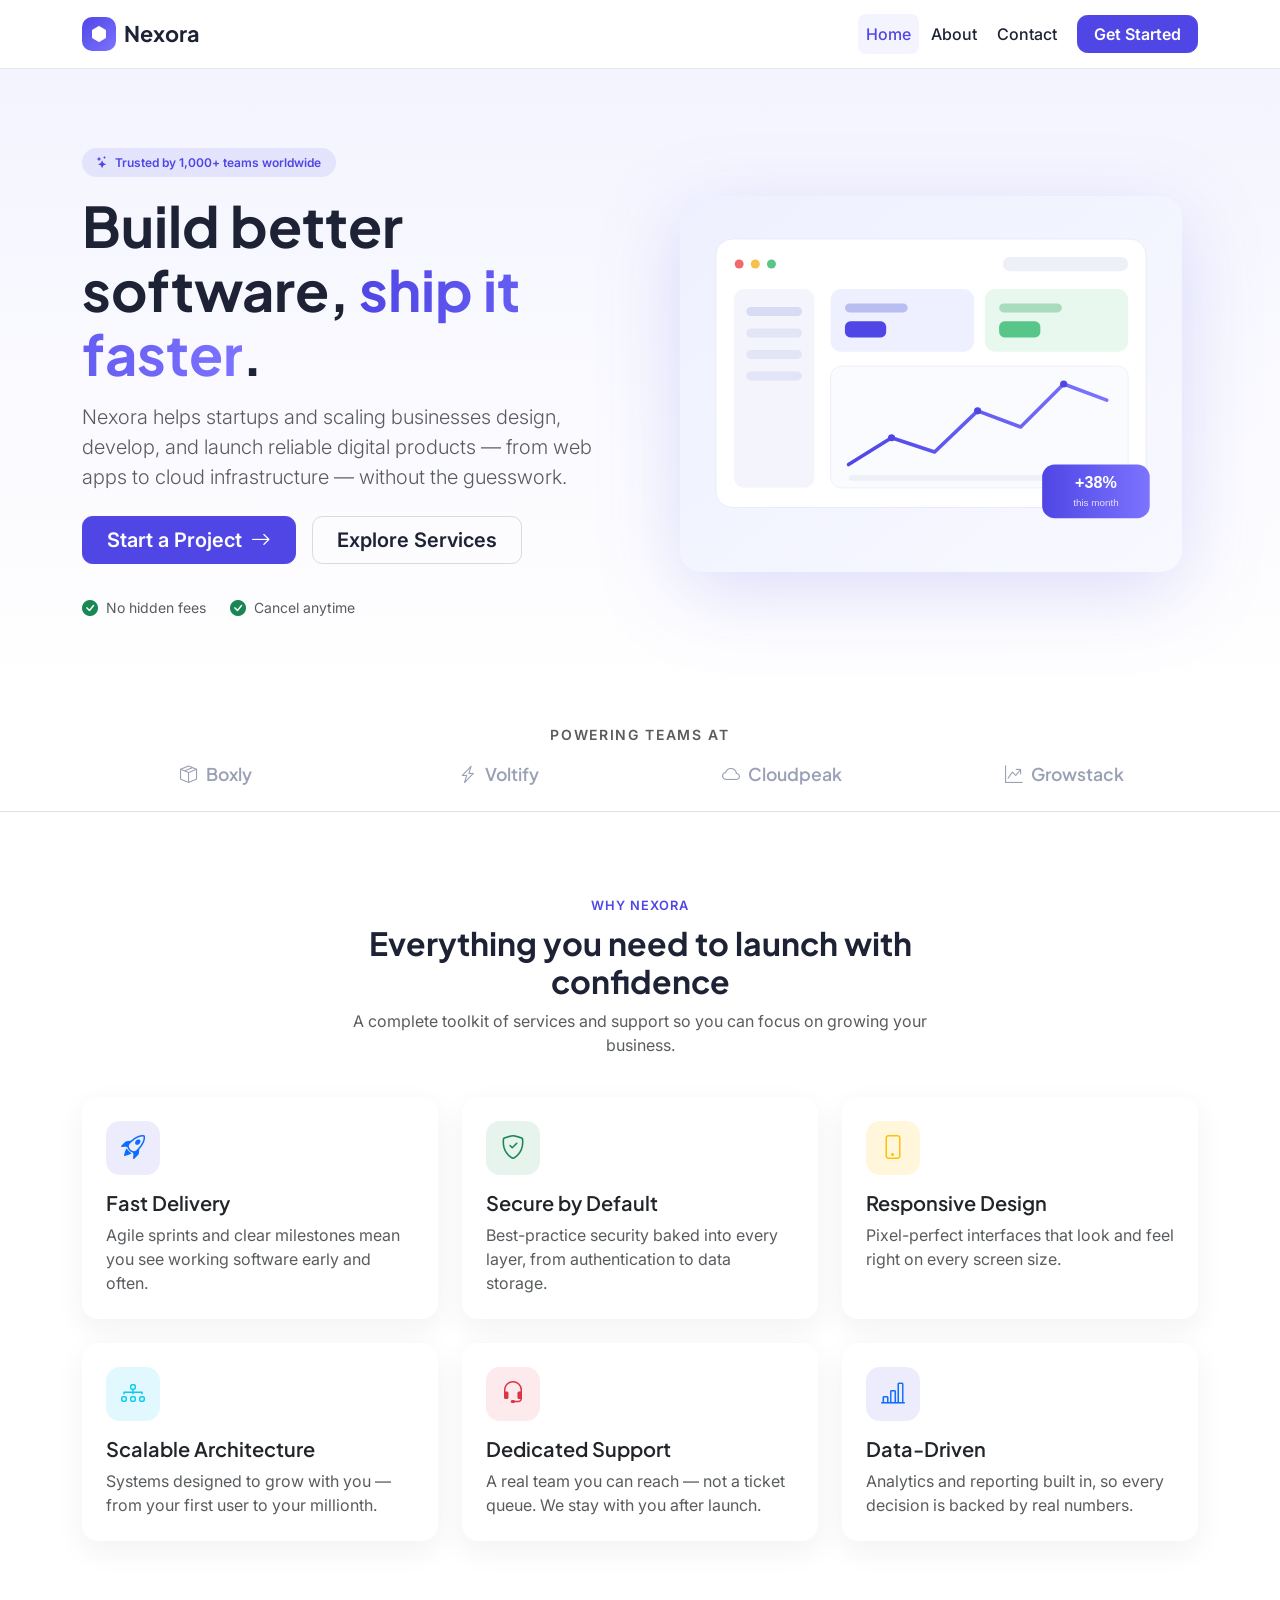
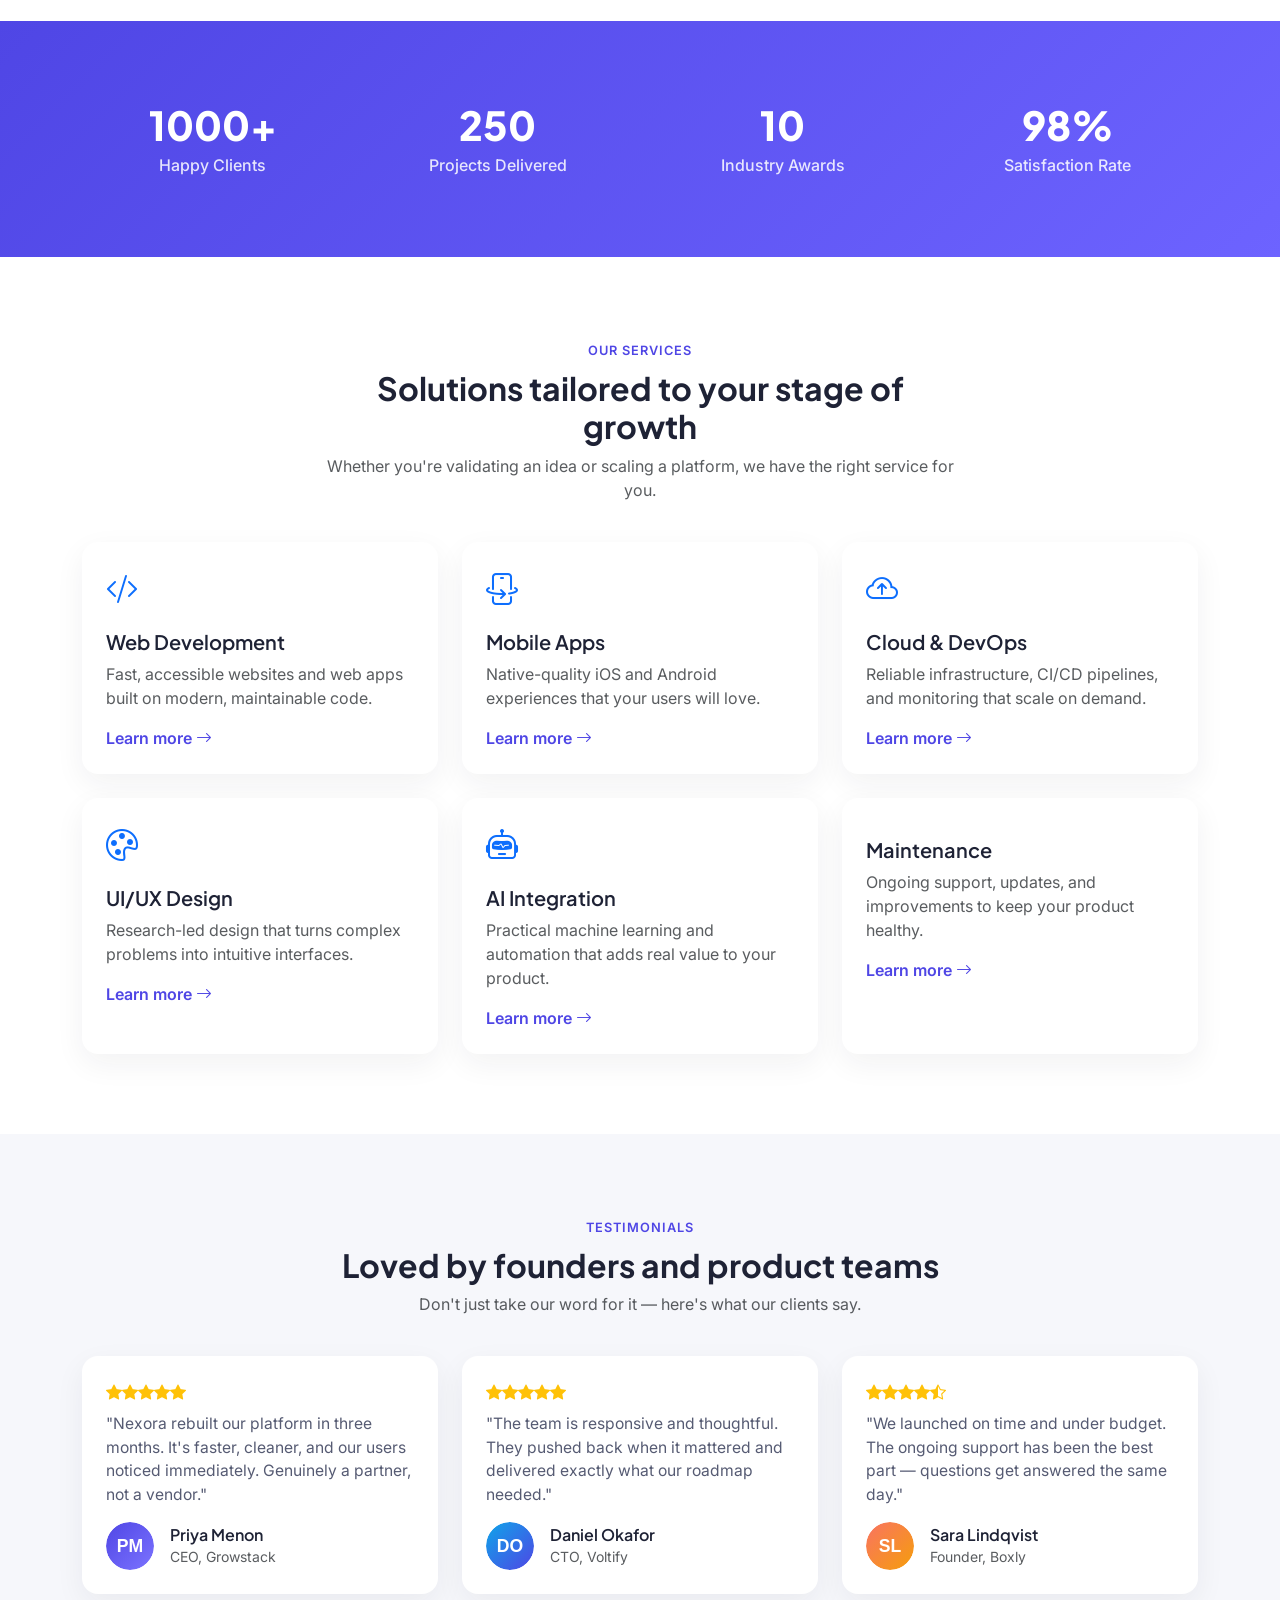
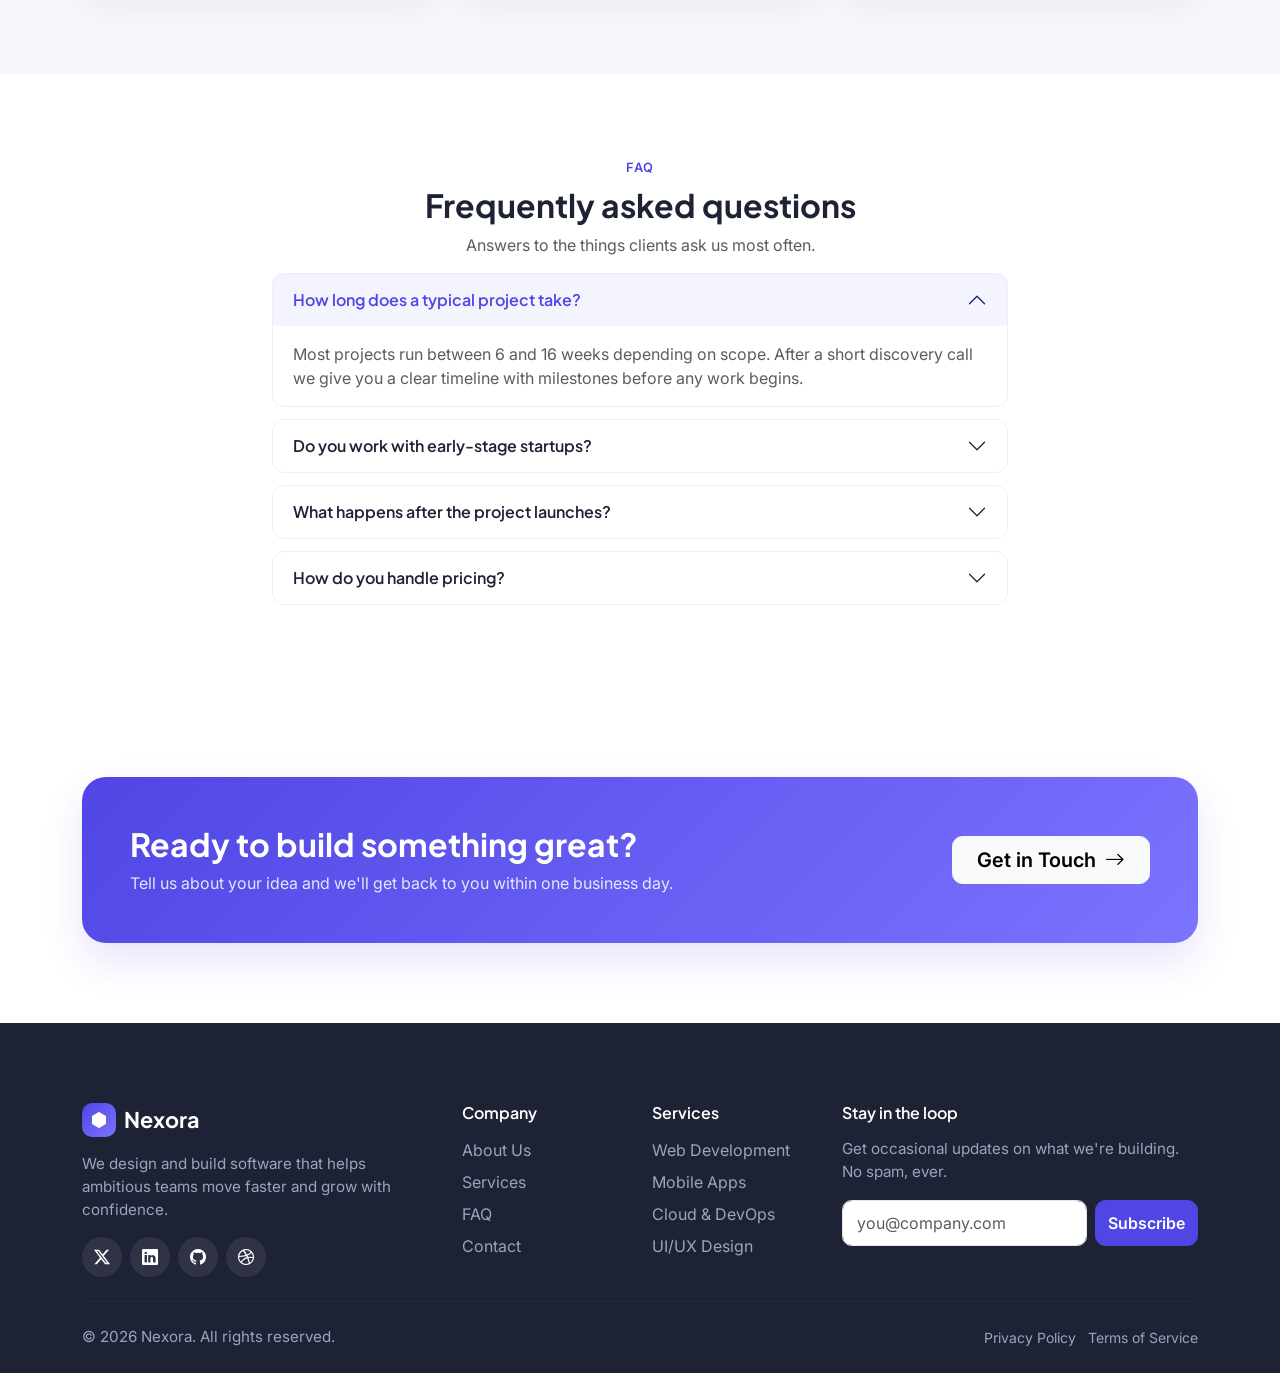
<file: index.html>
<!DOCTYPE html>
<html lang="en">

<head>
  <meta charset="UTF-8" />
  <meta name="viewport" content="width=device-width, initial-scale=1.0" />
  <meta name="description"
    content="Nexora is a software company building modern web, mobile, and cloud products for growing businesses." />
  <title>Nexora — Software Solutions for Growing Teams</title>

  <!-- Bootstrap 5 CSS (CDN) -->
  <link href="https://cdn.jsdelivr.net/npm/bootstrap@5.3.3/dist/css/bootstrap.min.css" rel="stylesheet"
    integrity="sha384-QWTKZyjpPEjISv5WaRU9OFeRpok6YctnYmDr5pNlyT2bRjXh0JMhjY6hW+ALEwIH" crossorigin="anonymous" />

  <!-- Bootstrap Icons -->
  <link rel="stylesheet"
    href="https://cdn.jsdelivr.net/npm/bootstrap-icons@1.11.3/font/bootstrap-icons.min.css" />

  <!-- Google Fonts -->
  <link rel="preconnect" href="https://fonts.googleapis.com" />
  <link rel="preconnect" href="https://fonts.gstatic.com" crossorigin />
  <link
    href="https://fonts.googleapis.com/css2?family=Plus+Jakarta+Sans:wght@400;500;600;700;800&family=Inter:wght@400;500;600&display=swap"
    rel="stylesheet" />

  <!-- Custom styles -->
  <link rel="stylesheet" href="css/style.css" />
</head>

<body>

  <!-- ===================== NAVBAR ===================== -->
  <nav class="navbar navbar-expand-lg navbar-light bg-white sticky-top site-navbar">
    <div class="container">
      <a class="navbar-brand fw-bold" href="index.html">
        <span class="brand-mark"><i class="bi bi-hexagon-fill"></i></span>
        Nexora
      </a>

      <button class="navbar-toggler border-0" type="button" data-bs-toggle="collapse" data-bs-target="#mainNav"
        aria-controls="mainNav" aria-expanded="false" aria-label="Toggle navigation">
        <span class="navbar-toggler-icon"></span>
      </button>

      <div class="collapse navbar-collapse" id="mainNav">
        <ul class="navbar-nav ms-auto mb-2 mb-lg-0 align-items-lg-center gap-lg-1">
          <li class="nav-item">
            <a class="nav-link active" aria-current="page" href="index.html">Home</a>
          </li>
          <li class="nav-item">
            <a class="nav-link" href="about.html">About</a>
          </li>
          <li class="nav-item">
            <a class="nav-link" href="contact.html">Contact</a>
          </li>
          <li class="nav-item ms-lg-2">
            <a class="btn btn-primary btn-cta px-3" href="contact.html">Get Started</a>
          </li>
        </ul>
      </div>
    </div>
  </nav>

  <!-- ===================== HERO ===================== -->
  <header class="hero">
    <div class="container">
      <div class="row align-items-center g-5">
        <div class="col-lg-6">
          <span class="badge rounded-pill hero-badge mb-3">
            <i class="bi bi-stars me-1"></i> Trusted by 1,000+ teams worldwide
          </span>
          <h1 class="display-4 fw-bold hero-title mb-3">
            Build better software, <span class="text-gradient">ship it faster</span>.
          </h1>
          <p class="lead text-muted mb-4">
            Nexora helps startups and scaling businesses design, develop, and launch
            reliable digital products — from web apps to cloud infrastructure — without the guesswork.
          </p>
          <div class="d-flex flex-column flex-sm-row gap-3">
            <a href="contact.html" class="btn btn-primary btn-lg btn-cta px-4">
              Start a Project <i class="bi bi-arrow-right ms-1"></i>
            </a>
            <a href="#services" class="btn btn-outline-secondary btn-lg px-4">
              Explore Services
            </a>
          </div>

          <div class="d-flex align-items-center gap-4 mt-4 pt-2 hero-meta">
            <div class="d-flex align-items-center">
              <i class="bi bi-check-circle-fill text-success me-2"></i>
              <span class="small text-muted">No hidden fees</span>
            </div>
            <div class="d-flex align-items-center">
              <i class="bi bi-check-circle-fill text-success me-2"></i>
              <span class="small text-muted">Cancel anytime</span>
            </div>
          </div>
        </div>

        <div class="col-lg-6">
          <div class="hero-image-wrap">
            <img src="images/hero-dashboard.svg" alt="Illustration of the Nexora product dashboard"
              class="img-fluid hero-image" />
          </div>
        </div>
      </div>
    </div>
  </header>

  <!-- ===================== TRUSTED BY / LOGOS ===================== -->
  <section class="py-4 border-bottom logo-strip">
    <div class="container">
      <p class="text-center text-uppercase small text-muted fw-semibold mb-3 letter-spaced">
        Powering teams at
      </p>
      <div class="row row-cols-2 row-cols-md-4 g-3 justify-content-center align-items-center text-center">
        <div class="col"><span class="logo-item"><i class="bi bi-box-seam me-2"></i>Boxly</span></div>
        <div class="col"><span class="logo-item"><i class="bi bi-lightning-charge me-2"></i>Voltify</span></div>
        <div class="col"><span class="logo-item"><i class="bi bi-cloud me-2"></i>Cloudpeak</span></div>
        <div class="col"><span class="logo-item"><i class="bi bi-graph-up-arrow me-2"></i>Growstack</span></div>
      </div>
    </div>
  </section>

  <!-- ===================== FEATURES ===================== -->
  <section class="py-6" id="features">
    <div class="container">
      <div class="text-center mx-auto section-heading">
        <span class="eyebrow">Why Nexora</span>
        <h2 class="fw-bold mt-2">Everything you need to launch with confidence</h2>
        <p class="text-muted">
          A complete toolkit of services and support so you can focus on growing your business.
        </p>
      </div>

      <div class="row g-4 mt-2">
        <!-- Feature 1 -->
        <div class="col-md-6 col-lg-4">
          <div class="card feature-card h-100 border-0 shadow-soft">
            <div class="card-body p-4">
              <div class="feature-icon bg-soft-primary text-primary">
                <i class="bi bi-rocket-takeoff"></i>
              </div>
              <h5 class="card-title mt-3 fw-semibold">Fast Delivery</h5>
              <p class="card-text text-muted">
                Agile sprints and clear milestones mean you see working software early and often.
              </p>
            </div>
          </div>
        </div>
        <!-- Feature 2 -->
        <div class="col-md-6 col-lg-4">
          <div class="card feature-card h-100 border-0 shadow-soft">
            <div class="card-body p-4">
              <div class="feature-icon bg-soft-success text-success">
                <i class="bi bi-shield-check"></i>
              </div>
              <h5 class="card-title mt-3 fw-semibold">Secure by Default</h5>
              <p class="card-text text-muted">
                Best-practice security baked into every layer, from authentication to data storage.
              </p>
            </div>
          </div>
        </div>
        <!-- Feature 3 -->
        <div class="col-md-6 col-lg-4">
          <div class="card feature-card h-100 border-0 shadow-soft">
            <div class="card-body p-4">
              <div class="feature-icon bg-soft-warning text-warning">
                <i class="bi bi-phone"></i>
              </div>
              <h5 class="card-title mt-3 fw-semibold">Responsive Design</h5>
              <p class="card-text text-muted">
                Pixel-perfect interfaces that look and feel right on every screen size.
              </p>
            </div>
          </div>
        </div>
        <!-- Feature 4 -->
        <div class="col-md-6 col-lg-4">
          <div class="card feature-card h-100 border-0 shadow-soft">
            <div class="card-body p-4">
              <div class="feature-icon bg-soft-info text-info">
                <i class="bi bi-diagram-3"></i>
              </div>
              <h5 class="card-title mt-3 fw-semibold">Scalable Architecture</h5>
              <p class="card-text text-muted">
                Systems designed to grow with you — from your first user to your millionth.
              </p>
            </div>
          </div>
        </div>
        <!-- Feature 5 -->
        <div class="col-md-6 col-lg-4">
          <div class="card feature-card h-100 border-0 shadow-soft">
            <div class="card-body p-4">
              <div class="feature-icon bg-soft-danger text-danger">
                <i class="bi bi-headset"></i>
              </div>
              <h5 class="card-title mt-3 fw-semibold">Dedicated Support</h5>
              <p class="card-text text-muted">
                A real team you can reach — not a ticket queue. We stay with you after launch.
              </p>
            </div>
          </div>
        </div>
        <!-- Feature 6 -->
        <div class="col-md-6 col-lg-4">
          <div class="card feature-card h-100 border-0 shadow-soft">
            <div class="card-body p-4">
              <div class="feature-icon bg-soft-primary text-primary">
                <i class="bi bi-bar-chart-line"></i>
              </div>
              <h5 class="card-title mt-3 fw-semibold">Data-Driven</h5>
              <p class="card-text text-muted">
                Analytics and reporting built in, so every decision is backed by real numbers.
              </p>
            </div>
          </div>
        </div>
      </div>
    </div>
  </section>

  <!-- ===================== STATISTICS ===================== -->
  <section class="py-6 stats-section">
    <div class="container">
      <div class="row text-center g-4">
        <div class="col-6 col-lg-3">
          <div class="stat-item">
            <h3 class="stat-number">1000+</h3>
            <p class="stat-label mb-0">Happy Clients</p>
          </div>
        </div>
        <div class="col-6 col-lg-3">
          <div class="stat-item">
            <h3 class="stat-number">250</h3>
            <p class="stat-label mb-0">Projects Delivered</p>
          </div>
        </div>
        <div class="col-6 col-lg-3">
          <div class="stat-item">
            <h3 class="stat-number">10</h3>
            <p class="stat-label mb-0">Industry Awards</p>
          </div>
        </div>
        <div class="col-6 col-lg-3">
          <div class="stat-item">
            <h3 class="stat-number">98%</h3>
            <p class="stat-label mb-0">Satisfaction Rate</p>
          </div>
        </div>
      </div>
    </div>
  </section>

  <!-- ===================== SERVICES ===================== -->
  <section class="py-6" id="services">
    <div class="container">
      <div class="text-center mx-auto section-heading">
        <span class="eyebrow">Our Services</span>
        <h2 class="fw-bold mt-2">Solutions tailored to your stage of growth</h2>
        <p class="text-muted">
          Whether you're validating an idea or scaling a platform, we have the right service for you.
        </p>
      </div>

      <div class="row g-4 mt-2">
        <div class="col-md-6 col-lg-4">
          <div class="card service-card h-100 border-0 shadow-soft">
            <div class="card-body p-4">
              <div class="service-icon text-primary"><i class="bi bi-code-slash"></i></div>
              <h5 class="fw-semibold mt-3">Web Development</h5>
              <p class="text-muted mb-3">
                Fast, accessible websites and web apps built on modern, maintainable code.
              </p>
              <a href="contact.html" class="link-arrow">Learn more <i class="bi bi-arrow-right"></i></a>
            </div>
          </div>
        </div>
        <div class="col-md-6 col-lg-4">
          <div class="card service-card h-100 border-0 shadow-soft">
            <div class="card-body p-4">
              <div class="service-icon text-primary"><i class="bi bi-phone-flip"></i></div>
              <h5 class="fw-semibold mt-3">Mobile Apps</h5>
              <p class="text-muted mb-3">
                Native-quality iOS and Android experiences that your users will love.
              </p>
              <a href="contact.html" class="link-arrow">Learn more <i class="bi bi-arrow-right"></i></a>
            </div>
          </div>
        </div>
        <div class="col-md-6 col-lg-4">
          <div class="card service-card h-100 border-0 shadow-soft">
            <div class="card-body p-4">
              <div class="service-icon text-primary"><i class="bi bi-cloud-arrow-up"></i></div>
              <h5 class="fw-semibold mt-3">Cloud & DevOps</h5>
              <p class="text-muted mb-3">
                Reliable infrastructure, CI/CD pipelines, and monitoring that scale on demand.
              </p>
              <a href="contact.html" class="link-arrow">Learn more <i class="bi bi-arrow-right"></i></a>
            </div>
          </div>
        </div>
        <div class="col-md-6 col-lg-4">
          <div class="card service-card h-100 border-0 shadow-soft">
            <div class="card-body p-4">
              <div class="service-icon text-primary"><i class="bi bi-palette"></i></div>
              <h5 class="fw-semibold mt-3">UI/UX Design</h5>
              <p class="text-muted mb-3">
                Research-led design that turns complex problems into intuitive interfaces.
              </p>
              <a href="contact.html" class="link-arrow">Learn more <i class="bi bi-arrow-right"></i></a>
            </div>
          </div>
        </div>
        <div class="col-md-6 col-lg-4">
          <div class="card service-card h-100 border-0 shadow-soft">
            <div class="card-body p-4">
              <div class="service-icon text-primary"><i class="bi bi-robot"></i></div>
              <h5 class="fw-semibold mt-3">AI Integration</h5>
              <p class="text-muted mb-3">
                Practical machine learning and automation that adds real value to your product.
              </p>
              <a href="contact.html" class="link-arrow">Learn more <i class="bi bi-arrow-right"></i></a>
            </div>
          </div>
        </div>
        <div class="col-md-6 col-lg-4">
          <div class="card service-card h-100 border-0 shadow-soft">
            <div class="card-body p-4">
              <div class="service-icon text-primary"><i class="bi bi-lifebuoy"></i></div>
              <h5 class="fw-semibold mt-3">Maintenance</h5>
              <p class="text-muted mb-3">
                Ongoing support, updates, and improvements to keep your product healthy.
              </p>
              <a href="contact.html" class="link-arrow">Learn more <i class="bi bi-arrow-right"></i></a>
            </div>
          </div>
        </div>
      </div>
    </div>
  </section>

  <!-- ===================== TESTIMONIALS ===================== -->
  <section class="py-6 testimonials-section">
    <div class="container">
      <div class="text-center mx-auto section-heading">
        <span class="eyebrow">Testimonials</span>
        <h2 class="fw-bold mt-2">Loved by founders and product teams</h2>
        <p class="text-muted">Don't just take our word for it — here's what our clients say.</p>
      </div>

      <div class="row g-4 mt-2">
        <div class="col-md-6 col-lg-4">
          <div class="card testimonial-card h-100 border-0 shadow-soft">
            <div class="card-body p-4">
              <div class="text-warning mb-2">
                <i class="bi bi-star-fill"></i><i class="bi bi-star-fill"></i><i class="bi bi-star-fill"></i><i
                  class="bi bi-star-fill"></i><i class="bi bi-star-fill"></i>
              </div>
              <p class="testimonial-text">
                "Nexora rebuilt our platform in three months. It's faster, cleaner, and our
                users noticed immediately. Genuinely a partner, not a vendor."
              </p>
              <div class="d-flex align-items-center mt-3">
                <img src="images/avatar-1.svg" alt="Priya Menon" class="testimonial-avatar me-3" />
                <div>
                  <h6 class="mb-0 fw-semibold">Priya Menon</h6>
                  <small class="text-muted">CEO, Growstack</small>
                </div>
              </div>
            </div>
          </div>
        </div>
        <div class="col-md-6 col-lg-4">
          <div class="card testimonial-card h-100 border-0 shadow-soft">
            <div class="card-body p-4">
              <div class="text-warning mb-2">
                <i class="bi bi-star-fill"></i><i class="bi bi-star-fill"></i><i class="bi bi-star-fill"></i><i
                  class="bi bi-star-fill"></i><i class="bi bi-star-fill"></i>
              </div>
              <p class="testimonial-text">
                "The team is responsive and thoughtful. They pushed back when it mattered and
                delivered exactly what our roadmap needed."
              </p>
              <div class="d-flex align-items-center mt-3">
                <img src="images/avatar-2.svg" alt="Daniel Okafor" class="testimonial-avatar me-3" />
                <div>
                  <h6 class="mb-0 fw-semibold">Daniel Okafor</h6>
                  <small class="text-muted">CTO, Voltify</small>
                </div>
              </div>
            </div>
          </div>
        </div>
        <div class="col-md-6 col-lg-4">
          <div class="card testimonial-card h-100 border-0 shadow-soft">
            <div class="card-body p-4">
              <div class="text-warning mb-2">
                <i class="bi bi-star-fill"></i><i class="bi bi-star-fill"></i><i class="bi bi-star-fill"></i><i
                  class="bi bi-star-fill"></i><i class="bi bi-star-half"></i>
              </div>
              <p class="testimonial-text">
                "We launched on time and under budget. The ongoing support has been the best
                part — questions get answered the same day."
              </p>
              <div class="d-flex align-items-center mt-3">
                <img src="images/avatar-3.svg" alt="Sara Lindqvist" class="testimonial-avatar me-3" />
                <div>
                  <h6 class="mb-0 fw-semibold">Sara Lindqvist</h6>
                  <small class="text-muted">Founder, Boxly</small>
                </div>
              </div>
            </div>
          </div>
        </div>
      </div>
    </div>
  </section>

  <!-- ===================== FAQ ===================== -->
  <section class="py-6" id="faq">
    <div class="container">
      <div class="text-center mx-auto section-heading">
        <span class="eyebrow">FAQ</span>
        <h2 class="fw-bold mt-2">Frequently asked questions</h2>
        <p class="text-muted">Answers to the things clients ask us most often.</p>
      </div>

      <div class="row justify-content-center">
        <div class="col-lg-8">
          <div class="accordion faq-accordion" id="faqAccordion">
            <div class="accordion-item">
              <h2 class="accordion-header">
                <button class="accordion-button" type="button" data-bs-toggle="collapse"
                  data-bs-target="#faq1" aria-expanded="true" aria-controls="faq1">
                  How long does a typical project take?
                </button>
              </h2>
              <div id="faq1" class="accordion-collapse collapse show" data-bs-parent="#faqAccordion">
                <div class="accordion-body text-muted">
                  Most projects run between 6 and 16 weeks depending on scope. After a short discovery
                  call we give you a clear timeline with milestones before any work begins.
                </div>
              </div>
            </div>
            <div class="accordion-item">
              <h2 class="accordion-header">
                <button class="accordion-button collapsed" type="button" data-bs-toggle="collapse"
                  data-bs-target="#faq2" aria-expanded="false" aria-controls="faq2">
                  Do you work with early-stage startups?
                </button>
              </h2>
              <div id="faq2" class="accordion-collapse collapse" data-bs-parent="#faqAccordion">
                <div class="accordion-body text-muted">
                  Absolutely. A large part of our work is helping founders build their first version,
                  validate it with real users, and iterate quickly on a lean budget.
                </div>
              </div>
            </div>
            <div class="accordion-item">
              <h2 class="accordion-header">
                <button class="accordion-button collapsed" type="button" data-bs-toggle="collapse"
                  data-bs-target="#faq3" aria-expanded="false" aria-controls="faq3">
                  What happens after the project launches?
                </button>
              </h2>
              <div id="faq3" class="accordion-collapse collapse" data-bs-parent="#faqAccordion">
                <div class="accordion-body text-muted">
                  We offer flexible maintenance plans covering updates, monitoring, and new features.
                  You're never left on your own once the product goes live.
                </div>
              </div>
            </div>
            <div class="accordion-item">
              <h2 class="accordion-header">
                <button class="accordion-button collapsed" type="button" data-bs-toggle="collapse"
                  data-bs-target="#faq4" aria-expanded="false" aria-controls="faq4">
                  How do you handle pricing?
                </button>
              </h2>
              <div id="faq4" class="accordion-collapse collapse" data-bs-parent="#faqAccordion">
                <div class="accordion-body text-muted">
                  We offer both fixed-price and monthly retainer models. After understanding your
                  needs we recommend the option that gives you the best value and flexibility.
                </div>
              </div>
            </div>
          </div>
        </div>
      </div>
    </div>
  </section>

  <!-- ===================== CTA BANNER ===================== -->
  <section class="py-6">
    <div class="container">
      <div class="cta-banner text-center text-lg-start">
        <div class="row align-items-center g-4">
          <div class="col-lg-8">
            <h2 class="fw-bold text-white mb-2">Ready to build something great?</h2>
            <p class="text-white-75 mb-0">
              Tell us about your idea and we'll get back to you within one business day.
            </p>
          </div>
          <div class="col-lg-4 text-lg-end">
            <a href="contact.html" class="btn btn-light btn-lg btn-cta px-4">
              Get in Touch <i class="bi bi-arrow-right ms-1"></i>
            </a>
          </div>
        </div>
      </div>
    </div>
  </section>

  <!-- ===================== FOOTER ===================== -->
  <footer class="site-footer pt-6 pb-4">
    <div class="container">
      <div class="row g-4">
        <div class="col-lg-4">
          <a class="navbar-brand fw-bold text-white d-inline-flex align-items-center mb-3" href="index.html">
            <span class="brand-mark"><i class="bi bi-hexagon-fill"></i></span>
            Nexora
          </a>
          <p class="footer-text">
            We design and build software that helps ambitious teams move faster and grow with confidence.
          </p>
          <div class="d-flex gap-2 mt-3">
            <a href="#" class="social-link" aria-label="Twitter"><i class="bi bi-twitter-x"></i></a>
            <a href="#" class="social-link" aria-label="LinkedIn"><i class="bi bi-linkedin"></i></a>
            <a href="#" class="social-link" aria-label="GitHub"><i class="bi bi-github"></i></a>
            <a href="#" class="social-link" aria-label="Dribbble"><i class="bi bi-dribbble"></i></a>
          </div>
        </div>

        <div class="col-6 col-lg-2">
          <h6 class="footer-heading">Company</h6>
          <ul class="list-unstyled footer-links">
            <li><a href="about.html">About Us</a></li>
            <li><a href="index.html#services">Services</a></li>
            <li><a href="index.html#faq">FAQ</a></li>
            <li><a href="contact.html">Contact</a></li>
          </ul>
        </div>

        <div class="col-6 col-lg-2">
          <h6 class="footer-heading">Services</h6>
          <ul class="list-unstyled footer-links">
            <li><a href="index.html#services">Web Development</a></li>
            <li><a href="index.html#services">Mobile Apps</a></li>
            <li><a href="index.html#services">Cloud & DevOps</a></li>
            <li><a href="index.html#services">UI/UX Design</a></li>
          </ul>
        </div>

        <div class="col-lg-4">
          <h6 class="footer-heading">Stay in the loop</h6>
          <p class="footer-text">Get occasional updates on what we're building. No spam, ever.</p>
          <form class="d-flex gap-2 mt-2" onsubmit="return false;">
            <input type="email" class="form-control" placeholder="you@company.com" aria-label="Email address" />
            <button type="submit" class="btn btn-primary btn-cta">Subscribe</button>
          </form>
        </div>
      </div>

      <hr class="footer-divider my-4" />

      <div class="d-flex flex-column flex-md-row justify-content-between align-items-center">
        <p class="mb-2 mb-md-0 footer-text small">© 2026 Nexora. All rights reserved.</p>
        <ul class="list-inline mb-0 footer-legal small">
          <li class="list-inline-item"><a href="#">Privacy Policy</a></li>
          <li class="list-inline-item"><a href="#">Terms of Service</a></li>
        </ul>
      </div>
    </div>
  </footer>

  <!-- Bootstrap 5 JS Bundle (CDN) -->
  <script src="https://cdn.jsdelivr.net/npm/bootstrap@5.3.3/dist/js/bootstrap.bundle.min.js"
    integrity="sha384-YvpcrYf0tY3lHB60NNkmXc5s9fDVZLESaAA55NDzOxhy9GkcIdslK1eN7N6jIeHz"
    crossorigin="anonymous"></script>
</body>

</html>
</file>
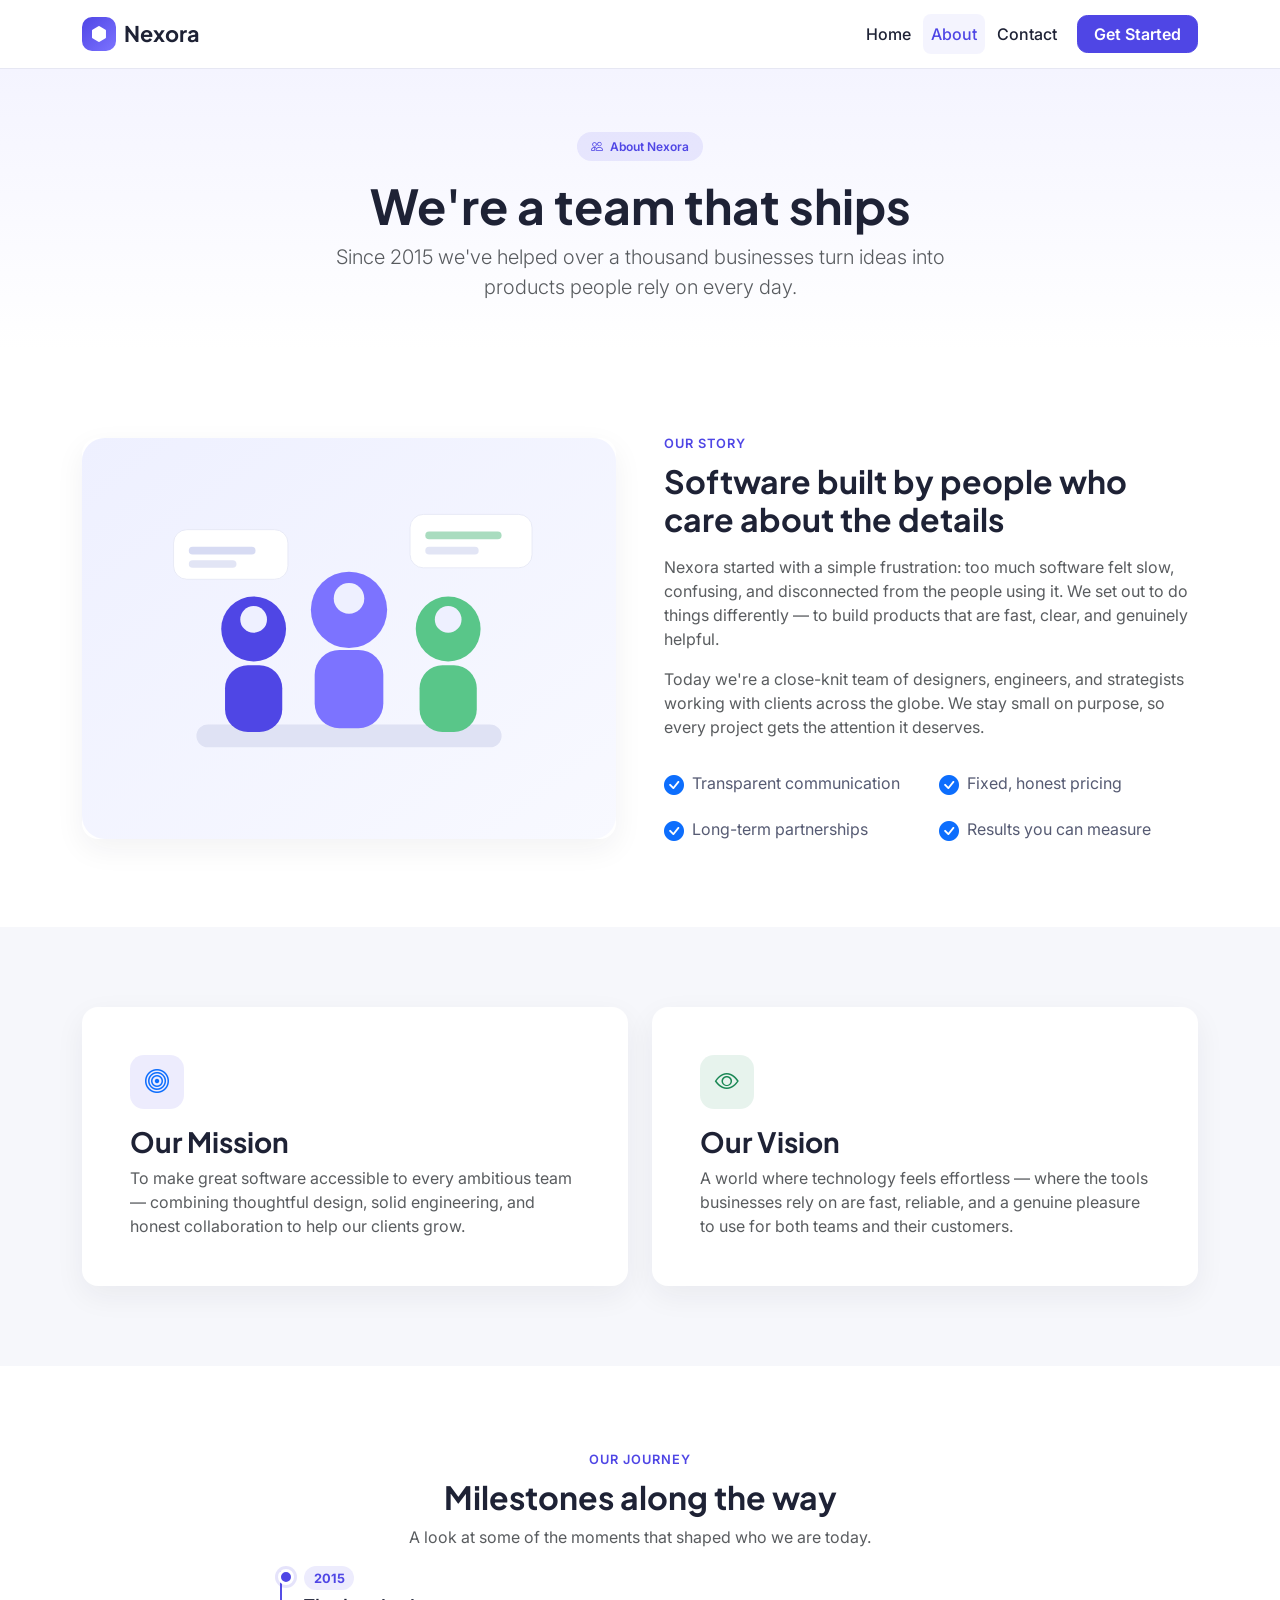
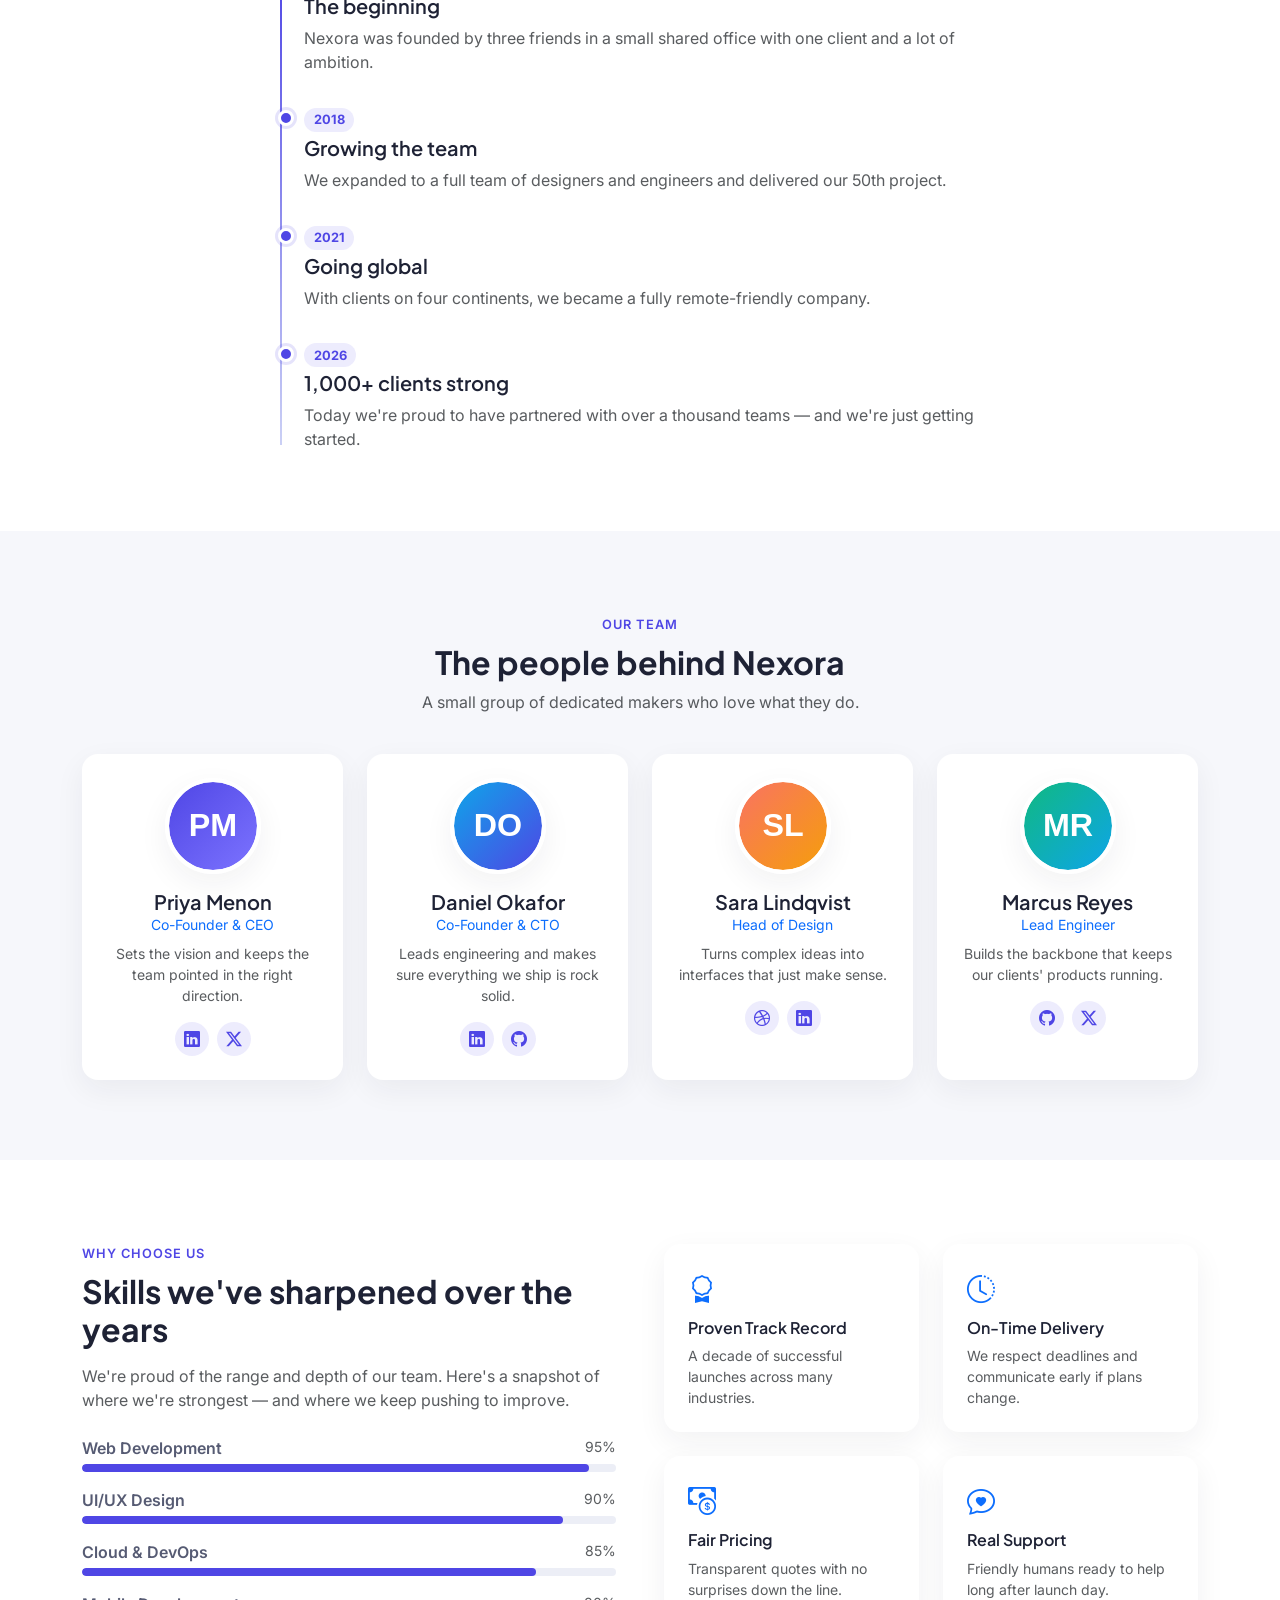
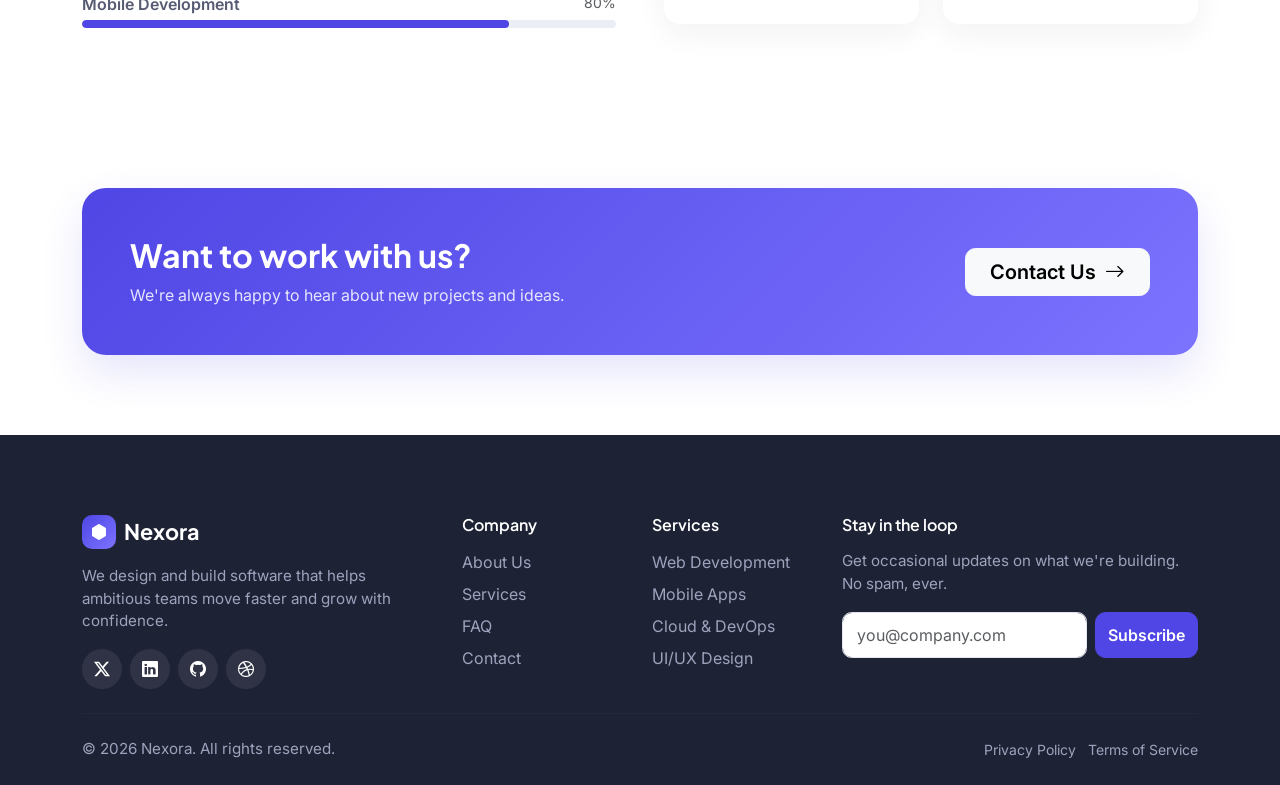
<file: about.html>
<!DOCTYPE html>
<html lang="en">

<head>
  <meta charset="UTF-8" />
  <meta name="viewport" content="width=device-width, initial-scale=1.0" />
  <meta name="description"
    content="Learn about Nexora — our mission, our story, the team behind the work, and why growing businesses choose us." />
  <title>About — Nexora</title>

  <!-- Bootstrap 5 CSS (CDN) -->
  <link href="https://cdn.jsdelivr.net/npm/bootstrap@5.3.3/dist/css/bootstrap.min.css" rel="stylesheet"
    integrity="sha384-QWTKZyjpPEjISv5WaRU9OFeRpok6YctnYmDr5pNlyT2bRjXh0JMhjY6hW+ALEwIH" crossorigin="anonymous" />

  <!-- Bootstrap Icons -->
  <link rel="stylesheet"
    href="https://cdn.jsdelivr.net/npm/bootstrap-icons@1.11.3/font/bootstrap-icons.min.css" />

  <!-- Google Fonts -->
  <link rel="preconnect" href="https://fonts.googleapis.com" />
  <link rel="preconnect" href="https://fonts.gstatic.com" crossorigin />
  <link
    href="https://fonts.googleapis.com/css2?family=Plus+Jakarta+Sans:wght@400;500;600;700;800&family=Inter:wght@400;500;600&display=swap"
    rel="stylesheet" />

  <!-- Custom styles -->
  <link rel="stylesheet" href="css/style.css" />
</head>

<body>

  <!-- ===================== NAVBAR ===================== -->
  <nav class="navbar navbar-expand-lg navbar-light bg-white sticky-top site-navbar">
    <div class="container">
      <a class="navbar-brand fw-bold" href="index.html">
        <span class="brand-mark"><i class="bi bi-hexagon-fill"></i></span>
        Nexora
      </a>

      <button class="navbar-toggler border-0" type="button" data-bs-toggle="collapse" data-bs-target="#mainNav"
        aria-controls="mainNav" aria-expanded="false" aria-label="Toggle navigation">
        <span class="navbar-toggler-icon"></span>
      </button>

      <div class="collapse navbar-collapse" id="mainNav">
        <ul class="navbar-nav ms-auto mb-2 mb-lg-0 align-items-lg-center gap-lg-1">
          <li class="nav-item">
            <a class="nav-link" href="index.html">Home</a>
          </li>
          <li class="nav-item">
            <a class="nav-link active" aria-current="page" href="about.html">About</a>
          </li>
          <li class="nav-item">
            <a class="nav-link" href="contact.html">Contact</a>
          </li>
          <li class="nav-item ms-lg-2">
            <a class="btn btn-primary btn-cta px-3" href="contact.html">Get Started</a>
          </li>
        </ul>
      </div>
    </div>
  </nav>

  <!-- ===================== PAGE HEADER ===================== -->
  <header class="page-header text-center">
    <div class="container">
      <span class="badge rounded-pill hero-badge mb-3"><i class="bi bi-people me-1"></i> About Nexora</span>
      <h1 class="display-5 fw-bold mb-2">We're a team that ships</h1>
      <p class="lead text-muted mx-auto page-header-lead">
        Since 2015 we've helped over a thousand businesses turn ideas into products people rely on every day.
      </p>
    </div>
  </header>

  <!-- ===================== COMPANY INTRO ===================== -->
  <section class="py-6">
    <div class="container">
      <div class="row align-items-center g-5">
        <div class="col-lg-6">
          <img src="images/about-team.svg" alt="The Nexora team collaborating" class="img-fluid rounded-4 shadow-soft" />
        </div>
        <div class="col-lg-6">
          <span class="eyebrow">Our Story</span>
          <h2 class="fw-bold mt-2 mb-3">Software built by people who care about the details</h2>
          <p class="text-muted">
            Nexora started with a simple frustration: too much software felt slow, confusing, and
            disconnected from the people using it. We set out to do things differently — to build
            products that are fast, clear, and genuinely helpful.
          </p>
          <p class="text-muted">
            Today we're a close-knit team of designers, engineers, and strategists working with
            clients across the globe. We stay small on purpose, so every project gets the attention
            it deserves.
          </p>
          <div class="row g-3 mt-2">
            <div class="col-sm-6">
              <div class="d-flex align-items-start">
                <i class="bi bi-check-circle-fill text-primary me-2 fs-5"></i>
                <span>Transparent communication</span>
              </div>
            </div>
            <div class="col-sm-6">
              <div class="d-flex align-items-start">
                <i class="bi bi-check-circle-fill text-primary me-2 fs-5"></i>
                <span>Fixed, honest pricing</span>
              </div>
            </div>
            <div class="col-sm-6">
              <div class="d-flex align-items-start">
                <i class="bi bi-check-circle-fill text-primary me-2 fs-5"></i>
                <span>Long-term partnerships</span>
              </div>
            </div>
            <div class="col-sm-6">
              <div class="d-flex align-items-start">
                <i class="bi bi-check-circle-fill text-primary me-2 fs-5"></i>
                <span>Results you can measure</span>
              </div>
            </div>
          </div>
        </div>
      </div>
    </div>
  </section>

  <!-- ===================== MISSION & VISION ===================== -->
  <section class="py-6 bg-light-subtle">
    <div class="container">
      <div class="row g-4">
        <div class="col-md-6">
          <div class="card h-100 border-0 shadow-soft mission-card">
            <div class="card-body p-4 p-lg-5">
              <div class="feature-icon bg-soft-primary text-primary mb-3">
                <i class="bi bi-bullseye"></i>
              </div>
              <h3 class="fw-bold">Our Mission</h3>
              <p class="text-muted mb-0">
                To make great software accessible to every ambitious team — combining thoughtful design,
                solid engineering, and honest collaboration to help our clients grow.
              </p>
            </div>
          </div>
        </div>
        <div class="col-md-6">
          <div class="card h-100 border-0 shadow-soft mission-card">
            <div class="card-body p-4 p-lg-5">
              <div class="feature-icon bg-soft-success text-success mb-3">
                <i class="bi bi-eye"></i>
              </div>
              <h3 class="fw-bold">Our Vision</h3>
              <p class="text-muted mb-0">
                A world where technology feels effortless — where the tools businesses rely on are fast,
                reliable, and a genuine pleasure to use for both teams and their customers.
              </p>
            </div>
          </div>
        </div>
      </div>
    </div>
  </section>

  <!-- ===================== TIMELINE ===================== -->
  <section class="py-6">
    <div class="container">
      <div class="text-center mx-auto section-heading">
        <span class="eyebrow">Our Journey</span>
        <h2 class="fw-bold mt-2">Milestones along the way</h2>
        <p class="text-muted">A look at some of the moments that shaped who we are today.</p>
      </div>

      <div class="row justify-content-center">
        <div class="col-lg-8">
          <div class="timeline">
            <div class="timeline-item">
              <div class="timeline-marker"></div>
              <div class="timeline-content">
                <span class="timeline-year">2015</span>
                <h5 class="fw-semibold mt-1">The beginning</h5>
                <p class="text-muted mb-0">
                  Nexora was founded by three friends in a small shared office with one client and a lot of ambition.
                </p>
              </div>
            </div>
            <div class="timeline-item">
              <div class="timeline-marker"></div>
              <div class="timeline-content">
                <span class="timeline-year">2018</span>
                <h5 class="fw-semibold mt-1">Growing the team</h5>
                <p class="text-muted mb-0">
                  We expanded to a full team of designers and engineers and delivered our 50th project.
                </p>
              </div>
            </div>
            <div class="timeline-item">
              <div class="timeline-marker"></div>
              <div class="timeline-content">
                <span class="timeline-year">2021</span>
                <h5 class="fw-semibold mt-1">Going global</h5>
                <p class="text-muted mb-0">
                  With clients on four continents, we became a fully remote-friendly company.
                </p>
              </div>
            </div>
            <div class="timeline-item">
              <div class="timeline-marker"></div>
              <div class="timeline-content">
                <span class="timeline-year">2026</span>
                <h5 class="fw-semibold mt-1">1,000+ clients strong</h5>
                <p class="text-muted mb-0">
                  Today we're proud to have partnered with over a thousand teams — and we're just getting started.
                </p>
              </div>
            </div>
          </div>
        </div>
      </div>
    </div>
  </section>

  <!-- ===================== OUR TEAM ===================== -->
  <section class="py-6 bg-light-subtle">
    <div class="container">
      <div class="text-center mx-auto section-heading">
        <span class="eyebrow">Our Team</span>
        <h2 class="fw-bold mt-2">The people behind Nexora</h2>
        <p class="text-muted">A small group of dedicated makers who love what they do.</p>
      </div>

      <div class="row g-4 mt-2">
        <div class="col-sm-6 col-lg-3">
          <div class="card team-card h-100 border-0 shadow-soft text-center">
            <div class="card-body p-4">
              <img src="images/avatar-1.svg" alt="Priya Menon" class="team-avatar mb-3" />
              <h5 class="fw-semibold mb-0">Priya Menon</h5>
              <p class="text-primary small mb-2">Co-Founder & CEO</p>
              <p class="text-muted small mb-3">Sets the vision and keeps the team pointed in the right direction.</p>
              <div class="d-flex justify-content-center gap-2">
                <a href="#" class="social-link social-sm" aria-label="LinkedIn"><i class="bi bi-linkedin"></i></a>
                <a href="#" class="social-link social-sm" aria-label="Twitter"><i class="bi bi-twitter-x"></i></a>
              </div>
            </div>
          </div>
        </div>
        <div class="col-sm-6 col-lg-3">
          <div class="card team-card h-100 border-0 shadow-soft text-center">
            <div class="card-body p-4">
              <img src="images/avatar-2.svg" alt="Daniel Okafor" class="team-avatar mb-3" />
              <h5 class="fw-semibold mb-0">Daniel Okafor</h5>
              <p class="text-primary small mb-2">Co-Founder & CTO</p>
              <p class="text-muted small mb-3">Leads engineering and makes sure everything we ship is rock solid.</p>
              <div class="d-flex justify-content-center gap-2">
                <a href="#" class="social-link social-sm" aria-label="LinkedIn"><i class="bi bi-linkedin"></i></a>
                <a href="#" class="social-link social-sm" aria-label="GitHub"><i class="bi bi-github"></i></a>
              </div>
            </div>
          </div>
        </div>
        <div class="col-sm-6 col-lg-3">
          <div class="card team-card h-100 border-0 shadow-soft text-center">
            <div class="card-body p-4">
              <img src="images/avatar-3.svg" alt="Sara Lindqvist" class="team-avatar mb-3" />
              <h5 class="fw-semibold mb-0">Sara Lindqvist</h5>
              <p class="text-primary small mb-2">Head of Design</p>
              <p class="text-muted small mb-3">Turns complex ideas into interfaces that just make sense.</p>
              <div class="d-flex justify-content-center gap-2">
                <a href="#" class="social-link social-sm" aria-label="Dribbble"><i class="bi bi-dribbble"></i></a>
                <a href="#" class="social-link social-sm" aria-label="LinkedIn"><i class="bi bi-linkedin"></i></a>
              </div>
            </div>
          </div>
        </div>
        <div class="col-sm-6 col-lg-3">
          <div class="card team-card h-100 border-0 shadow-soft text-center">
            <div class="card-body p-4">
              <img src="images/avatar-4.svg" alt="Marcus Reyes" class="team-avatar mb-3" />
              <h5 class="fw-semibold mb-0">Marcus Reyes</h5>
              <p class="text-primary small mb-2">Lead Engineer</p>
              <p class="text-muted small mb-3">Builds the backbone that keeps our clients' products running.</p>
              <div class="d-flex justify-content-center gap-2">
                <a href="#" class="social-link social-sm" aria-label="GitHub"><i class="bi bi-github"></i></a>
                <a href="#" class="social-link social-sm" aria-label="Twitter"><i class="bi bi-twitter-x"></i></a>
              </div>
            </div>
          </div>
        </div>
      </div>
    </div>
  </section>

  <!-- ===================== WHY CHOOSE US + SKILLS ===================== -->
  <section class="py-6">
    <div class="container">
      <div class="row align-items-center g-5">
        <div class="col-lg-6">
          <span class="eyebrow">Why Choose Us</span>
          <h2 class="fw-bold mt-2 mb-3">Skills we've sharpened over the years</h2>
          <p class="text-muted mb-4">
            We're proud of the range and depth of our team. Here's a snapshot of where we're strongest —
            and where we keep pushing to improve.
          </p>

          <!-- Skill: Web Development -->
          <div class="skill mb-3">
            <div class="d-flex justify-content-between mb-1">
              <span class="fw-semibold">Web Development</span>
              <span class="text-muted small">95%</span>
            </div>
            <div class="progress" role="progressbar" aria-label="Web Development skill" aria-valuenow="95"
              aria-valuemin="0" aria-valuemax="100">
              <div class="progress-bar" style="width: 95%"></div>
            </div>
          </div>

          <!-- Skill: UI/UX Design -->
          <div class="skill mb-3">
            <div class="d-flex justify-content-between mb-1">
              <span class="fw-semibold">UI/UX Design</span>
              <span class="text-muted small">90%</span>
            </div>
            <div class="progress" role="progressbar" aria-label="UI/UX Design skill" aria-valuenow="90"
              aria-valuemin="0" aria-valuemax="100">
              <div class="progress-bar" style="width: 90%"></div>
            </div>
          </div>

          <!-- Skill: Cloud & DevOps -->
          <div class="skill mb-3">
            <div class="d-flex justify-content-between mb-1">
              <span class="fw-semibold">Cloud & DevOps</span>
              <span class="text-muted small">85%</span>
            </div>
            <div class="progress" role="progressbar" aria-label="Cloud and DevOps skill" aria-valuenow="85"
              aria-valuemin="0" aria-valuemax="100">
              <div class="progress-bar" style="width: 85%"></div>
            </div>
          </div>

          <!-- Skill: Mobile Development -->
          <div class="skill">
            <div class="d-flex justify-content-between mb-1">
              <span class="fw-semibold">Mobile Development</span>
              <span class="text-muted small">80%</span>
            </div>
            <div class="progress" role="progressbar" aria-label="Mobile Development skill" aria-valuenow="80"
              aria-valuemin="0" aria-valuemax="100">
              <div class="progress-bar" style="width: 80%"></div>
            </div>
          </div>
        </div>

        <div class="col-lg-6">
          <div class="row g-4">
            <div class="col-sm-6">
              <div class="card h-100 border-0 shadow-soft why-card">
                <div class="card-body p-4">
                  <i class="bi bi-award text-primary fs-3"></i>
                  <h6 class="fw-semibold mt-2">Proven Track Record</h6>
                  <p class="text-muted small mb-0">A decade of successful launches across many industries.</p>
                </div>
              </div>
            </div>
            <div class="col-sm-6">
              <div class="card h-100 border-0 shadow-soft why-card">
                <div class="card-body p-4">
                  <i class="bi bi-clock-history text-primary fs-3"></i>
                  <h6 class="fw-semibold mt-2">On-Time Delivery</h6>
                  <p class="text-muted small mb-0">We respect deadlines and communicate early if plans change.</p>
                </div>
              </div>
            </div>
            <div class="col-sm-6">
              <div class="card h-100 border-0 shadow-soft why-card">
                <div class="card-body p-4">
                  <i class="bi bi-cash-coin text-primary fs-3"></i>
                  <h6 class="fw-semibold mt-2">Fair Pricing</h6>
                  <p class="text-muted small mb-0">Transparent quotes with no surprises down the line.</p>
                </div>
              </div>
            </div>
            <div class="col-sm-6">
              <div class="card h-100 border-0 shadow-soft why-card">
                <div class="card-body p-4">
                  <i class="bi bi-chat-heart text-primary fs-3"></i>
                  <h6 class="fw-semibold mt-2">Real Support</h6>
                  <p class="text-muted small mb-0">Friendly humans ready to help long after launch day.</p>
                </div>
              </div>
            </div>
          </div>
        </div>
      </div>
    </div>
  </section>

  <!-- ===================== CTA BANNER ===================== -->
  <section class="py-6">
    <div class="container">
      <div class="cta-banner text-center text-lg-start">
        <div class="row align-items-center g-4">
          <div class="col-lg-8">
            <h2 class="fw-bold text-white mb-2">Want to work with us?</h2>
            <p class="text-white-75 mb-0">We're always happy to hear about new projects and ideas.</p>
          </div>
          <div class="col-lg-4 text-lg-end">
            <a href="contact.html" class="btn btn-light btn-lg btn-cta px-4">
              Contact Us <i class="bi bi-arrow-right ms-1"></i>
            </a>
          </div>
        </div>
      </div>
    </div>
  </section>

  <!-- ===================== FOOTER ===================== -->
  <footer class="site-footer pt-6 pb-4">
    <div class="container">
      <div class="row g-4">
        <div class="col-lg-4">
          <a class="navbar-brand fw-bold text-white d-inline-flex align-items-center mb-3" href="index.html">
            <span class="brand-mark"><i class="bi bi-hexagon-fill"></i></span>
            Nexora
          </a>
          <p class="footer-text">
            We design and build software that helps ambitious teams move faster and grow with confidence.
          </p>
          <div class="d-flex gap-2 mt-3">
            <a href="#" class="social-link" aria-label="Twitter"><i class="bi bi-twitter-x"></i></a>
            <a href="#" class="social-link" aria-label="LinkedIn"><i class="bi bi-linkedin"></i></a>
            <a href="#" class="social-link" aria-label="GitHub"><i class="bi bi-github"></i></a>
            <a href="#" class="social-link" aria-label="Dribbble"><i class="bi bi-dribbble"></i></a>
          </div>
        </div>

        <div class="col-6 col-lg-2">
          <h6 class="footer-heading">Company</h6>
          <ul class="list-unstyled footer-links">
            <li><a href="about.html">About Us</a></li>
            <li><a href="index.html#services">Services</a></li>
            <li><a href="index.html#faq">FAQ</a></li>
            <li><a href="contact.html">Contact</a></li>
          </ul>
        </div>

        <div class="col-6 col-lg-2">
          <h6 class="footer-heading">Services</h6>
          <ul class="list-unstyled footer-links">
            <li><a href="index.html#services">Web Development</a></li>
            <li><a href="index.html#services">Mobile Apps</a></li>
            <li><a href="index.html#services">Cloud & DevOps</a></li>
            <li><a href="index.html#services">UI/UX Design</a></li>
          </ul>
        </div>

        <div class="col-lg-4">
          <h6 class="footer-heading">Stay in the loop</h6>
          <p class="footer-text">Get occasional updates on what we're building. No spam, ever.</p>
          <form class="d-flex gap-2 mt-2" onsubmit="return false;">
            <input type="email" class="form-control" placeholder="you@company.com" aria-label="Email address" />
            <button type="submit" class="btn btn-primary btn-cta">Subscribe</button>
          </form>
        </div>
      </div>

      <hr class="footer-divider my-4" />

      <div class="d-flex flex-column flex-md-row justify-content-between align-items-center">
        <p class="mb-2 mb-md-0 footer-text small">© 2026 Nexora. All rights reserved.</p>
        <ul class="list-inline mb-0 footer-legal small">
          <li class="list-inline-item"><a href="#">Privacy Policy</a></li>
          <li class="list-inline-item"><a href="#">Terms of Service</a></li>
        </ul>
      </div>
    </div>
  </footer>

  <!-- Bootstrap 5 JS Bundle (CDN) -->
  <script src="https://cdn.jsdelivr.net/npm/bootstrap@5.3.3/dist/js/bootstrap.bundle.min.js"
    integrity="sha384-YvpcrYf0tY3lHB60NNkmXc5s9fDVZLESaAA55NDzOxhy9GkcIdslK1eN7N6jIeHz"
    crossorigin="anonymous"></script>
</body>

</html>
</file>
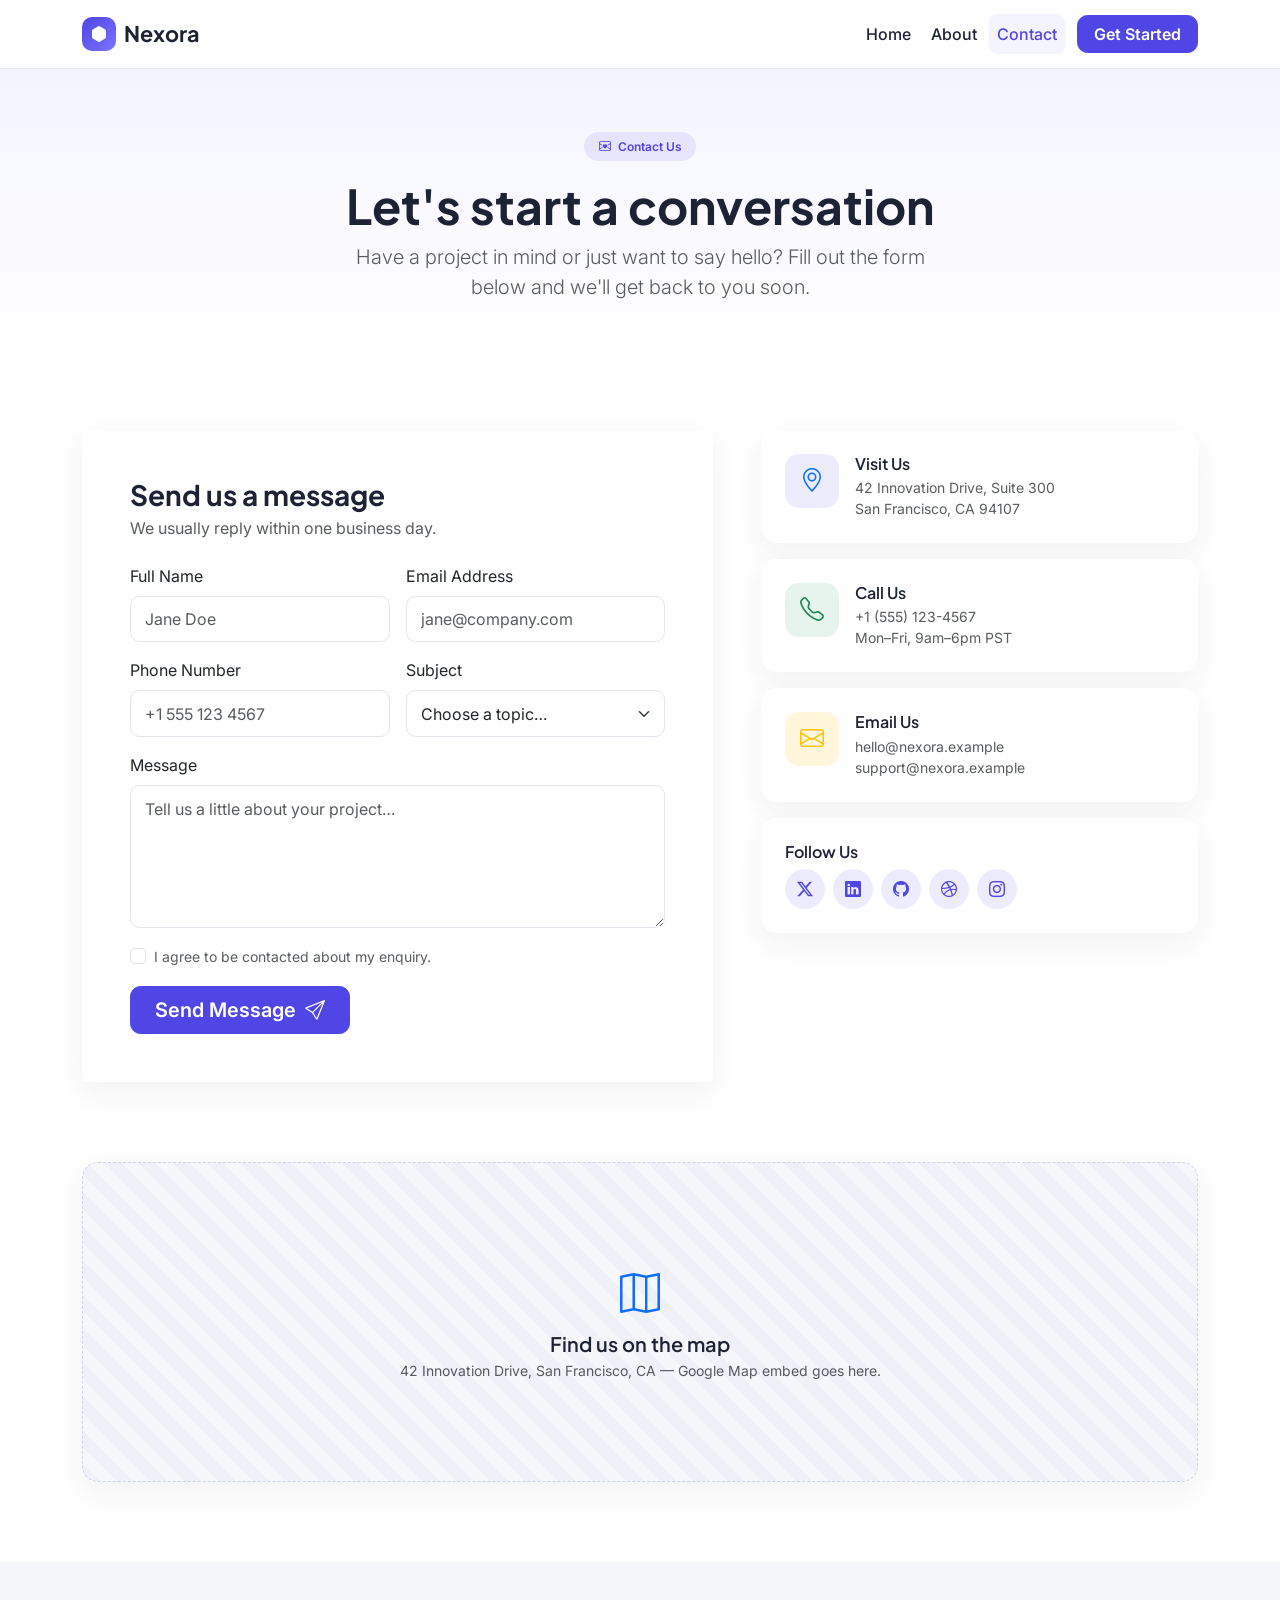
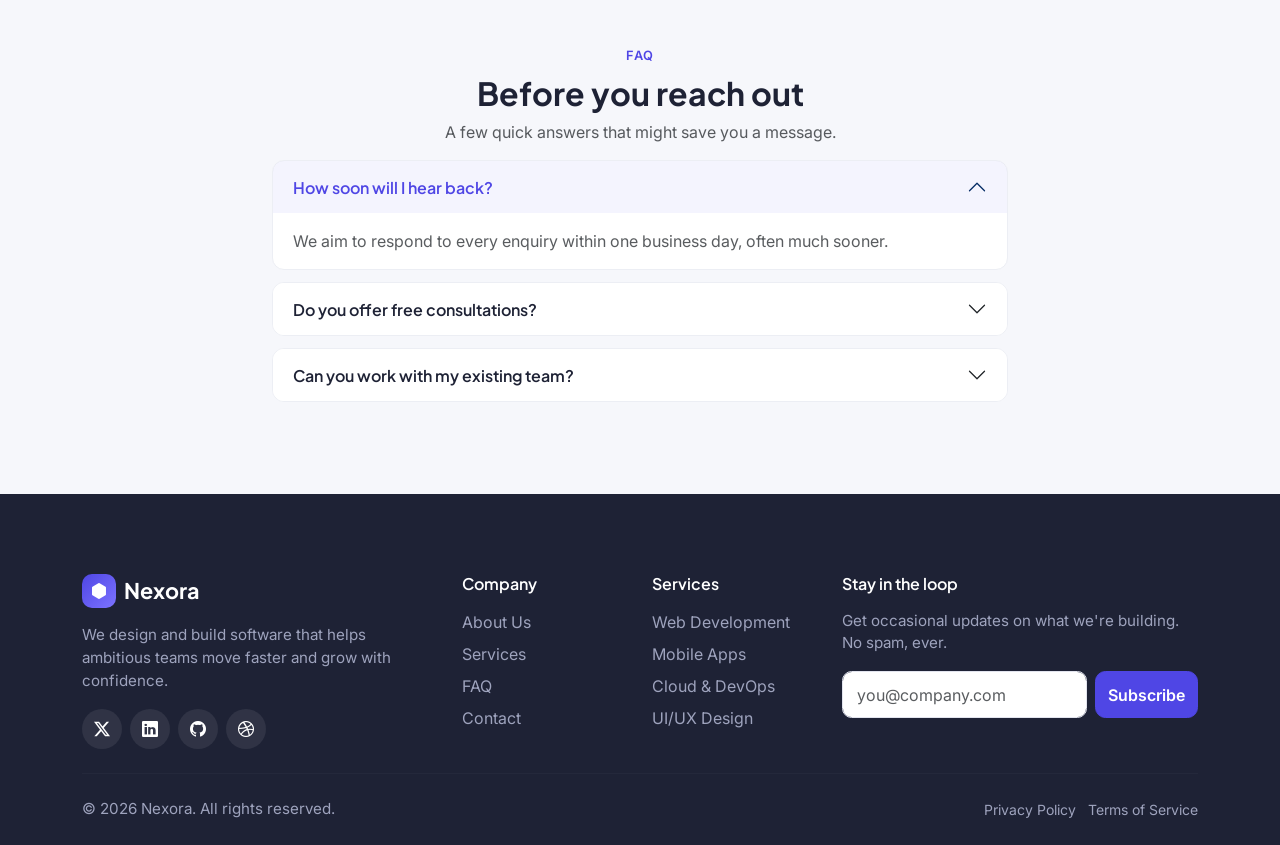
<file: contact.html>
<!DOCTYPE html>
<html lang="en">

<head>
  <meta charset="UTF-8" />
  <meta name="viewport" content="width=device-width, initial-scale=1.0" />
  <meta name="description"
    content="Get in touch with Nexora. Send us a message, find our office details, or connect on social media." />
  <title>Contact — Nexora</title>

  <!-- Bootstrap 5 CSS (CDN) -->
  <link href="https://cdn.jsdelivr.net/npm/bootstrap@5.3.3/dist/css/bootstrap.min.css" rel="stylesheet"
    integrity="sha384-QWTKZyjpPEjISv5WaRU9OFeRpok6YctnYmDr5pNlyT2bRjXh0JMhjY6hW+ALEwIH" crossorigin="anonymous" />

  <!-- Bootstrap Icons -->
  <link rel="stylesheet"
    href="https://cdn.jsdelivr.net/npm/bootstrap-icons@1.11.3/font/bootstrap-icons.min.css" />

  <!-- Google Fonts -->
  <link rel="preconnect" href="https://fonts.googleapis.com" />
  <link rel="preconnect" href="https://fonts.gstatic.com" crossorigin />
  <link
    href="https://fonts.googleapis.com/css2?family=Plus+Jakarta+Sans:wght@400;500;600;700;800&family=Inter:wght@400;500;600&display=swap"
    rel="stylesheet" />

  <!-- Custom styles -->
  <link rel="stylesheet" href="css/style.css" />
</head>

<body>

  <!-- ===================== NAVBAR ===================== -->
  <nav class="navbar navbar-expand-lg navbar-light bg-white sticky-top site-navbar">
    <div class="container">
      <a class="navbar-brand fw-bold" href="index.html">
        <span class="brand-mark"><i class="bi bi-hexagon-fill"></i></span>
        Nexora
      </a>

      <button class="navbar-toggler border-0" type="button" data-bs-toggle="collapse" data-bs-target="#mainNav"
        aria-controls="mainNav" aria-expanded="false" aria-label="Toggle navigation">
        <span class="navbar-toggler-icon"></span>
      </button>

      <div class="collapse navbar-collapse" id="mainNav">
        <ul class="navbar-nav ms-auto mb-2 mb-lg-0 align-items-lg-center gap-lg-1">
          <li class="nav-item">
            <a class="nav-link" href="index.html">Home</a>
          </li>
          <li class="nav-item">
            <a class="nav-link" href="about.html">About</a>
          </li>
          <li class="nav-item">
            <a class="nav-link active" aria-current="page" href="contact.html">Contact</a>
          </li>
          <li class="nav-item ms-lg-2">
            <a class="btn btn-primary btn-cta px-3" href="contact.html">Get Started</a>
          </li>
        </ul>
      </div>
    </div>
  </nav>

  <!-- ===================== PAGE HEADER ===================== -->
  <header class="page-header text-center">
    <div class="container">
      <span class="badge rounded-pill hero-badge mb-3"><i class="bi bi-envelope-heart me-1"></i> Contact Us</span>
      <h1 class="display-5 fw-bold mb-2">Let's start a conversation</h1>
      <p class="lead text-muted mx-auto page-header-lead">
        Have a project in mind or just want to say hello? Fill out the form below and we'll get back to you soon.
      </p>
    </div>
  </header>

  <!-- ===================== CONTACT FORM + INFO ===================== -->
  <section class="py-6">
    <div class="container">
      <div class="row g-5">

        <!-- Contact Form -->
        <div class="col-lg-7">
          <div class="card border-0 shadow-soft">
            <div class="card-body p-4 p-lg-5">
              <h3 class="fw-bold mb-1">Send us a message</h3>
              <p class="text-muted mb-4">We usually reply within one business day.</p>

              <!-- Success alert shown after a valid submit (via Bootstrap validation script below) -->
              <div class="alert alert-success d-none" id="formSuccess" role="alert">
                <i class="bi bi-check-circle-fill me-1"></i>
                Thanks for reaching out! Your message has been noted.
              </div>

              <!-- needs-validation triggers Bootstrap's built-in validation styles -->
              <form class="needs-validation row g-3" id="contactForm" novalidate>
                <div class="col-md-6">
                  <label for="name" class="form-label">Full Name</label>
                  <input type="text" class="form-control" id="name" placeholder="Jane Doe" required />
                  <div class="invalid-feedback">Please enter your name.</div>
                </div>

                <div class="col-md-6">
                  <label for="email" class="form-label">Email Address</label>
                  <input type="email" class="form-control" id="email" placeholder="jane@company.com" required />
                  <div class="invalid-feedback">Please enter a valid email address.</div>
                </div>

                <div class="col-md-6">
                  <label for="phone" class="form-label">Phone Number</label>
                  <input type="tel" class="form-control" id="phone" placeholder="+1 555 123 4567"
                    pattern="[0-9+\s()-]{7,}" required />
                  <div class="invalid-feedback">Please enter a valid phone number.</div>
                </div>

                <div class="col-md-6">
                  <label for="subject" class="form-label">Subject</label>
                  <select class="form-select" id="subject" required>
                    <option value="" selected disabled>Choose a topic…</option>
                    <option>New Project</option>
                    <option>General Question</option>
                    <option>Support</option>
                    <option>Partnership</option>
                  </select>
                  <div class="invalid-feedback">Please select a subject.</div>
                </div>

                <div class="col-12">
                  <label for="message" class="form-label">Message</label>
                  <textarea class="form-control" id="message" rows="5"
                    placeholder="Tell us a little about your project…" required></textarea>
                  <div class="invalid-feedback">Please write us a short message.</div>
                </div>

                <div class="col-12">
                  <div class="form-check">
                    <input class="form-check-input" type="checkbox" value="" id="consent" required />
                    <label class="form-check-label small text-muted" for="consent">
                      I agree to be contacted about my enquiry.
                    </label>
                    <div class="invalid-feedback">You must agree before submitting.</div>
                  </div>
                </div>

                <div class="col-12">
                  <button type="submit" class="btn btn-primary btn-lg btn-cta px-4">
                    Send Message <i class="bi bi-send ms-1"></i>
                  </button>
                </div>
              </form>
            </div>
          </div>
        </div>

        <!-- Company Information -->
        <div class="col-lg-5">
          <div class="d-flex flex-column gap-3 h-100">
            <div class="card border-0 shadow-soft contact-info-card">
              <div class="card-body p-4 d-flex align-items-start">
                <div class="feature-icon bg-soft-primary text-primary me-3"><i class="bi bi-geo-alt"></i></div>
                <div>
                  <h6 class="fw-semibold mb-1">Visit Us</h6>
                  <p class="text-muted mb-0 small">42 Innovation Drive, Suite 300<br />San Francisco, CA 94107</p>
                </div>
              </div>
            </div>

            <div class="card border-0 shadow-soft contact-info-card">
              <div class="card-body p-4 d-flex align-items-start">
                <div class="feature-icon bg-soft-success text-success me-3"><i class="bi bi-telephone"></i></div>
                <div>
                  <h6 class="fw-semibold mb-1">Call Us</h6>
                  <p class="text-muted mb-0 small">+1 (555) 123-4567<br />Mon–Fri, 9am–6pm PST</p>
                </div>
              </div>
            </div>

            <div class="card border-0 shadow-soft contact-info-card">
              <div class="card-body p-4 d-flex align-items-start">
                <div class="feature-icon bg-soft-warning text-warning me-3"><i class="bi bi-envelope"></i></div>
                <div>
                  <h6 class="fw-semibold mb-1">Email Us</h6>
                  <p class="text-muted mb-0 small">hello@nexora.example<br />support@nexora.example</p>
                </div>
              </div>
            </div>

            <div class="card border-0 shadow-soft contact-info-card">
              <div class="card-body p-4">
                <h6 class="fw-semibold mb-2">Follow Us</h6>
                <div class="d-flex gap-2">
                  <a href="#" class="social-link" aria-label="Twitter"><i class="bi bi-twitter-x"></i></a>
                  <a href="#" class="social-link" aria-label="LinkedIn"><i class="bi bi-linkedin"></i></a>
                  <a href="#" class="social-link" aria-label="GitHub"><i class="bi bi-github"></i></a>
                  <a href="#" class="social-link" aria-label="Dribbble"><i class="bi bi-dribbble"></i></a>
                  <a href="#" class="social-link" aria-label="Instagram"><i class="bi bi-instagram"></i></a>
                </div>
              </div>
            </div>
          </div>
        </div>
      </div>
    </div>
  </section>

  <!-- ===================== MAP PLACEHOLDER ===================== -->
  <section class="pb-6">
    <div class="container">
      <div class="map-placeholder rounded-4 shadow-soft d-flex flex-column align-items-center justify-content-center text-center">
        <i class="bi bi-map fs-1 text-primary mb-2"></i>
        <h5 class="fw-semibold mb-1">Find us on the map</h5>
        <p class="text-muted mb-0 small">42 Innovation Drive, San Francisco, CA — Google Map embed goes here.</p>
      </div>
    </div>
  </section>

  <!-- ===================== FAQ ===================== -->
  <section class="py-6 bg-light-subtle" id="faq">
    <div class="container">
      <div class="text-center mx-auto section-heading">
        <span class="eyebrow">FAQ</span>
        <h2 class="fw-bold mt-2">Before you reach out</h2>
        <p class="text-muted">A few quick answers that might save you a message.</p>
      </div>

      <div class="row justify-content-center">
        <div class="col-lg-8">
          <div class="accordion faq-accordion" id="contactFaq">
            <div class="accordion-item">
              <h2 class="accordion-header">
                <button class="accordion-button" type="button" data-bs-toggle="collapse" data-bs-target="#cfaq1"
                  aria-expanded="true" aria-controls="cfaq1">
                  How soon will I hear back?
                </button>
              </h2>
              <div id="cfaq1" class="accordion-collapse collapse show" data-bs-parent="#contactFaq">
                <div class="accordion-body text-muted">
                  We aim to respond to every enquiry within one business day, often much sooner.
                </div>
              </div>
            </div>
            <div class="accordion-item">
              <h2 class="accordion-header">
                <button class="accordion-button collapsed" type="button" data-bs-toggle="collapse"
                  data-bs-target="#cfaq2" aria-expanded="false" aria-controls="cfaq2">
                  Do you offer free consultations?
                </button>
              </h2>
              <div id="cfaq2" class="accordion-collapse collapse" data-bs-parent="#contactFaq">
                <div class="accordion-body text-muted">
                  Yes — the first discovery call is always free. It helps us both decide if we're a good fit.
                </div>
              </div>
            </div>
            <div class="accordion-item">
              <h2 class="accordion-header">
                <button class="accordion-button collapsed" type="button" data-bs-toggle="collapse"
                  data-bs-target="#cfaq3" aria-expanded="false" aria-controls="cfaq3">
                  Can you work with my existing team?
                </button>
              </h2>
              <div id="cfaq3" class="accordion-collapse collapse" data-bs-parent="#contactFaq">
                <div class="accordion-body text-muted">
                  Definitely. We regularly collaborate with in-house teams, filling gaps and sharing knowledge as we go.
                </div>
              </div>
            </div>
          </div>
        </div>
      </div>
    </div>
  </section>

  <!-- ===================== FOOTER ===================== -->
  <footer class="site-footer pt-6 pb-4">
    <div class="container">
      <div class="row g-4">
        <div class="col-lg-4">
          <a class="navbar-brand fw-bold text-white d-inline-flex align-items-center mb-3" href="index.html">
            <span class="brand-mark"><i class="bi bi-hexagon-fill"></i></span>
            Nexora
          </a>
          <p class="footer-text">
            We design and build software that helps ambitious teams move faster and grow with confidence.
          </p>
          <div class="d-flex gap-2 mt-3">
            <a href="#" class="social-link" aria-label="Twitter"><i class="bi bi-twitter-x"></i></a>
            <a href="#" class="social-link" aria-label="LinkedIn"><i class="bi bi-linkedin"></i></a>
            <a href="#" class="social-link" aria-label="GitHub"><i class="bi bi-github"></i></a>
            <a href="#" class="social-link" aria-label="Dribbble"><i class="bi bi-dribbble"></i></a>
          </div>
        </div>

        <div class="col-6 col-lg-2">
          <h6 class="footer-heading">Company</h6>
          <ul class="list-unstyled footer-links">
            <li><a href="about.html">About Us</a></li>
            <li><a href="index.html#services">Services</a></li>
            <li><a href="index.html#faq">FAQ</a></li>
            <li><a href="contact.html">Contact</a></li>
          </ul>
        </div>

        <div class="col-6 col-lg-2">
          <h6 class="footer-heading">Services</h6>
          <ul class="list-unstyled footer-links">
            <li><a href="index.html#services">Web Development</a></li>
            <li><a href="index.html#services">Mobile Apps</a></li>
            <li><a href="index.html#services">Cloud & DevOps</a></li>
            <li><a href="index.html#services">UI/UX Design</a></li>
          </ul>
        </div>

        <div class="col-lg-4">
          <h6 class="footer-heading">Stay in the loop</h6>
          <p class="footer-text">Get occasional updates on what we're building. No spam, ever.</p>
          <form class="d-flex gap-2 mt-2" onsubmit="return false;">
            <input type="email" class="form-control" placeholder="you@company.com" aria-label="Email address" />
            <button type="submit" class="btn btn-primary btn-cta">Subscribe</button>
          </form>
        </div>
      </div>

      <hr class="footer-divider my-4" />

      <div class="d-flex flex-column flex-md-row justify-content-between align-items-center">
        <p class="mb-2 mb-md-0 footer-text small">© 2026 Nexora. All rights reserved.</p>
        <ul class="list-inline mb-0 footer-legal small">
          <li class="list-inline-item"><a href="#">Privacy Policy</a></li>
          <li class="list-inline-item"><a href="#">Terms of Service</a></li>
        </ul>
      </div>
    </div>
  </footer>

  <!-- Bootstrap 5 JS Bundle (CDN) -->
  <script src="https://cdn.jsdelivr.net/npm/bootstrap@5.3.3/dist/js/bootstrap.bundle.min.js"
    integrity="sha384-YvpcrYf0tY3lHB60NNkmXc5s9fDVZLESaAA55NDzOxhy9GkcIdslK1eN7N6jIeHz"
    crossorigin="anonymous"></script>

  <!--
    Small inline script to enable Bootstrap's client-side form validation.
    This is the standard snippet from the Bootstrap docs — it stops submission
    if fields are invalid and shows the success alert if everything checks out.
  -->
  <script>
    (function () {
      'use strict';
      const form = document.getElementById('contactForm');
      const success = document.getElementById('formSuccess');

      form.addEventListener('submit', function (event) {
        event.preventDefault();
        if (!form.checkValidity()) {
          event.stopPropagation();
        } else {
          success.classList.remove('d-none');
          form.reset();
          form.classList.remove('was-validated');
          return;
        }
        form.classList.add('was-validated');
      }, false);
    })();
  </script>
</body>

</html>
</file>
<file: css/style.css>
/* =========================================================
   Nexora — Custom Stylesheet
   ---------------------------------------------------------
   Table of contents:
     1. General / Base
     2. Typography & Helpers
     3. Navbar
     4. Buttons
     5. Hero
     6. Section headings
     7. Cards (features, services, testimonials, team)
     8. Stats
     9. Timeline
    10. Skills / Progress
    11. FAQ Accordion
    12. Contact page
    13. CTA Banner
    14. Footer
    15. Responsive tweaks
   ========================================================= */


/* ============ 1. GENERAL / BASE ============ */
:root {
  --nx-primary: #4f46e5;
  --nx-primary-dark: #4338ca;
  --nx-dark: #1e2235;
  --nx-body: #565b73;
  --nx-bg-soft: #f6f7fb;
  --nx-radius: 1rem;
  --nx-shadow: 0 10px 30px rgba(30, 34, 53, 0.06);
  --nx-shadow-hover: 0 18px 40px rgba(79, 70, 229, 0.14);
}

body {
  font-family: 'Inter', system-ui, -apple-system, sans-serif;
  color: var(--nx-body);
  background-color: #ffffff;
}

/* A slightly tinted background used to alternate sections */
.bg-light-subtle {
  background-color: var(--nx-bg-soft) !important;
}

/* Extra vertical padding utility (Bootstrap only goes up to py-5) */
.py-6 {
  padding-top: 5rem;
  padding-bottom: 5rem;
}

.pt-6 { padding-top: 5rem; }
.pb-6 { padding-bottom: 5rem; }


/* ============ 2. TYPOGRAPHY & HELPERS ============ */
h1, h2, h3, h4, h5, h6,
.navbar-brand {
  font-family: 'Plus Jakarta Sans', 'Inter', sans-serif;
  color: var(--nx-dark);
}

.text-gradient {
  background: linear-gradient(90deg, var(--nx-primary), #7c73ff);
  -webkit-background-clip: text;
  background-clip: text;
  -webkit-text-fill-color: transparent;
}

.letter-spaced {
  letter-spacing: 0.12em;
}

.text-white-75 {
  color: rgba(255, 255, 255, 0.85);
}

/* Soft shadow used on most cards */
.shadow-soft {
  box-shadow: var(--nx-shadow);
}

/* Soft background tints for icon badges */
.bg-soft-primary { background-color: rgba(79, 70, 229, 0.10); }
.bg-soft-success { background-color: rgba(25, 135, 84, 0.10); }
.bg-soft-warning { background-color: rgba(255, 193, 7, 0.14); }
.bg-soft-info    { background-color: rgba(13, 202, 240, 0.12); }
.bg-soft-danger  { background-color: rgba(220, 53, 69, 0.10); }

/* Small eyebrow label above section titles */
.eyebrow {
  display: inline-block;
  font-size: 0.8rem;
  font-weight: 600;
  letter-spacing: 0.08em;
  text-transform: uppercase;
  color: var(--nx-primary);
}


/* ============ 3. NAVBAR ============ */
.site-navbar {
  box-shadow: 0 1px 0 rgba(30, 34, 53, 0.06);
  padding-top: 0.75rem;
  padding-bottom: 0.75rem;
}

.navbar-brand {
  font-size: 1.35rem;
  display: inline-flex;
  align-items: center;
  gap: 0.5rem;
}

/* Little hexagon logo mark */
.brand-mark {
  display: inline-flex;
  align-items: center;
  justify-content: center;
  width: 34px;
  height: 34px;
  border-radius: 10px;
  background: linear-gradient(135deg, var(--nx-primary), #7c73ff);
  color: #fff;
  font-size: 1rem;
}

.site-navbar .nav-link {
  font-weight: 500;
  color: var(--nx-dark);
  padding: 0.5rem 0.9rem;
  border-radius: 0.5rem;
  transition: color 0.2s ease, background-color 0.2s ease;
}

.site-navbar .nav-link:hover,
.site-navbar .nav-link.active {
  color: var(--nx-primary);
  background-color: rgba(79, 70, 229, 0.06);
}


/* ============ 4. BUTTONS ============ */
.btn {
  font-weight: 600;
  border-radius: 0.65rem;
  transition: transform 0.15s ease, box-shadow 0.2s ease, background-color 0.2s ease;
}

.btn-primary {
  background-color: var(--nx-primary);
  border-color: var(--nx-primary);
}

.btn-primary:hover,
.btn-primary:focus {
  background-color: var(--nx-primary-dark);
  border-color: var(--nx-primary-dark);
}

/* CTA buttons lift slightly on hover for a friendly feel */
.btn-cta:hover {
  transform: translateY(-2px);
  box-shadow: var(--nx-shadow-hover);
}

.btn-outline-secondary {
  border-color: #d7d9e3;
  color: var(--nx-dark);
}

.btn-outline-secondary:hover {
  background-color: var(--nx-dark);
  border-color: var(--nx-dark);
}


/* ============ 5. HERO ============ */
.hero {
  padding: 5rem 0;
  background: linear-gradient(180deg, #f4f4ff 0%, #ffffff 100%);
}

.hero-badge {
  background-color: rgba(79, 70, 229, 0.10);
  color: var(--nx-primary);
  font-weight: 600;
  padding: 0.5rem 0.9rem;
}

.hero-title {
  line-height: 1.15;
}

.hero-image-wrap {
  position: relative;
  padding: 1rem;
}

.hero-image {
  border-radius: var(--nx-radius);
  filter: drop-shadow(0 20px 40px rgba(79, 70, 229, 0.18));
}

.hero-meta i {
  font-size: 1rem;
}

/* Logo strip below the hero */
.logo-strip .logo-item {
  font-family: 'Plus Jakarta Sans', sans-serif;
  font-weight: 600;
  font-size: 1.1rem;
  color: #9aa0b5;
}


/* ============ 6. SECTION HEADINGS ============ */
.section-heading {
  max-width: 640px;
  margin-bottom: 1rem;
}

.section-heading h2 {
  font-size: 2rem;
}


/* ============ 7. CARDS ============ */
/* Shared hover lift for the various card types */
.feature-card,
.service-card,
.testimonial-card,
.team-card,
.why-card,
.mission-card {
  border-radius: var(--nx-radius);
  transition: transform 0.2s ease, box-shadow 0.2s ease;
}

.feature-card:hover,
.service-card:hover,
.testimonial-card:hover,
.team-card:hover,
.why-card:hover {
  transform: translateY(-6px);
  box-shadow: var(--nx-shadow-hover);
}

/* Rounded icon badge used in feature/mission cards */
.feature-icon {
  display: inline-flex;
  align-items: center;
  justify-content: center;
  width: 54px;
  height: 54px;
  border-radius: 14px;
  font-size: 1.5rem;
}

/* Bigger plain icon for service cards */
.service-icon {
  font-size: 2rem;
}

.link-arrow {
  font-weight: 600;
  text-decoration: none;
  color: var(--nx-primary);
}

.link-arrow i {
  transition: transform 0.2s ease;
}

.link-arrow:hover i {
  transform: translateX(4px);
}

/* Testimonials */
.testimonial-text {
  color: var(--nx-body);
  font-size: 0.98rem;
}

.testimonial-avatar {
  width: 48px;
  height: 48px;
  border-radius: 50%;
  object-fit: cover;
}

.testimonials-section {
  background-color: var(--nx-bg-soft);
}

/* Team */
.team-avatar {
  width: 96px;
  height: 96px;
  border-radius: 50%;
  object-fit: cover;
  border: 4px solid #fff;
  box-shadow: var(--nx-shadow);
}


/* ============ 8. STATS ============ */
.stats-section {
  background: linear-gradient(135deg, var(--nx-primary), #6d63ff);
  color: #fff;
}

.stat-number {
  font-size: 2.5rem;
  font-weight: 800;
  color: #fff;
  margin-bottom: 0.25rem;
}

.stat-label {
  color: rgba(255, 255, 255, 0.85);
  font-weight: 500;
}


/* ============ 9. TIMELINE ============ */
.timeline {
  position: relative;
  padding-left: 2rem;
}

/* The vertical line */
.timeline::before {
  content: "";
  position: absolute;
  left: 8px;
  top: 6px;
  bottom: 6px;
  width: 2px;
  background: linear-gradient(180deg, var(--nx-primary), #cbd0f5);
}

.timeline-item {
  position: relative;
  padding-bottom: 2rem;
}

.timeline-item:last-child {
  padding-bottom: 0;
}

.timeline-marker {
  position: absolute;
  left: -1.63rem;
  top: 4px;
  width: 16px;
  height: 16px;
  border-radius: 50%;
  background-color: var(--nx-primary);
  border: 3px solid #fff;
  box-shadow: 0 0 0 3px rgba(79, 70, 229, 0.15);
}

.timeline-year {
  display: inline-block;
  font-size: 0.8rem;
  font-weight: 700;
  color: var(--nx-primary);
  background-color: rgba(79, 70, 229, 0.10);
  padding: 0.15rem 0.6rem;
  border-radius: 999px;
}


/* ============ 10. SKILLS / PROGRESS ============ */
.progress {
  height: 8px;
  border-radius: 999px;
  background-color: #eceef6;
}

.progress-bar {
  background-color: var(--nx-primary);
  border-radius: 999px;
}


/* ============ 11. FAQ ACCORDION ============ */
.faq-accordion .accordion-item {
  border: 1px solid #eceef4;
  border-radius: 0.75rem !important;
  margin-bottom: 0.75rem;
  overflow: hidden;
}

.faq-accordion .accordion-button {
  font-weight: 600;
  color: var(--nx-dark);
}

.faq-accordion .accordion-button:not(.collapsed) {
  background-color: rgba(79, 70, 229, 0.06);
  color: var(--nx-primary);
  box-shadow: none;
}

.faq-accordion .accordion-button:focus {
  box-shadow: none;
  border-color: transparent;
}


/* ============ 12. CONTACT PAGE ============ */
.page-header {
  padding: 4rem 0 2rem;
  background: linear-gradient(180deg, #f4f4ff 0%, #ffffff 100%);
}

.page-header-lead {
  max-width: 620px;
}

.form-control,
.form-select {
  border-radius: 0.6rem;
  border-color: #e2e4ee;
  padding: 0.65rem 0.9rem;
}

.form-control:focus,
.form-select:focus {
  border-color: var(--nx-primary);
  box-shadow: 0 0 0 0.2rem rgba(79, 70, 229, 0.12);
}

.contact-info-card {
  border-radius: var(--nx-radius);
  transition: transform 0.2s ease;
}

.contact-info-card:hover {
  transform: translateY(-3px);
}

.map-placeholder {
  min-height: 320px;
  background:
    repeating-linear-gradient(45deg, #f0f1f8, #f0f1f8 12px, #f6f7fb 12px, #f6f7fb 24px);
  border: 1px dashed #cfd3e6;
}


/* ============ 13. CTA BANNER ============ */
.cta-banner {
  background: linear-gradient(135deg, var(--nx-primary), #7c73ff);
  border-radius: 1.5rem;
  padding: 3rem;
  box-shadow: var(--nx-shadow-hover);
}


/* ============ 14. FOOTER ============ */
.site-footer {
  background-color: var(--nx-dark);
  color: #b9bdd0;
}

.site-footer .navbar-brand {
  font-size: 1.35rem;
}

.footer-text {
  color: #9ea3bd;
  font-size: 0.95rem;
}

.footer-heading {
  color: #fff;
  font-weight: 600;
  margin-bottom: 1rem;
}

.footer-links li {
  margin-bottom: 0.5rem;
}

.footer-links a,
.footer-legal a {
  color: #9ea3bd;
  text-decoration: none;
  transition: color 0.2s ease;
}

.footer-links a:hover,
.footer-legal a:hover {
  color: #fff;
}

.footer-divider {
  border-color: rgba(255, 255, 255, 0.1);
}

/* Round social buttons used in footer, team & contact */
.social-link {
  display: inline-flex;
  align-items: center;
  justify-content: center;
  width: 40px;
  height: 40px;
  border-radius: 50%;
  background-color: rgba(255, 255, 255, 0.08);
  color: #fff;
  text-decoration: none;
  transition: background-color 0.2s ease, transform 0.2s ease;
}

.social-link:hover {
  background-color: var(--nx-primary);
  transform: translateY(-3px);
}

/* Smaller variant + light background for the team & contact cards */
.social-sm {
  width: 34px;
  height: 34px;
  background-color: rgba(79, 70, 229, 0.10);
  color: var(--nx-primary);
}

.social-sm:hover {
  background-color: var(--nx-primary);
  color: #fff;
}

/* Social links sitting on a light contact card should be tinted, not white */
.contact-info-card .social-link {
  background-color: rgba(79, 70, 229, 0.10);
  color: var(--nx-primary);
}

.contact-info-card .social-link:hover {
  background-color: var(--nx-primary);
  color: #fff;
}


/* ============ 15. RESPONSIVE TWEAKS ============ */
@media (max-width: 991.98px) {
  .hero {
    padding: 3rem 0;
    text-align: center;
  }

  .hero .d-flex {
    justify-content: center;
  }

  .hero-meta {
    justify-content: center;
  }

  .cta-banner {
    padding: 2.5rem 1.75rem;
  }
}

@media (max-width: 767.98px) {
  .py-6 {
    padding-top: 3.25rem;
    padding-bottom: 3.25rem;
  }

  .section-heading h2 {
    font-size: 1.6rem;
  }

  .stat-number {
    font-size: 2rem;
  }

  .display-4 {
    font-size: 2.25rem;
  }
}
</file>
